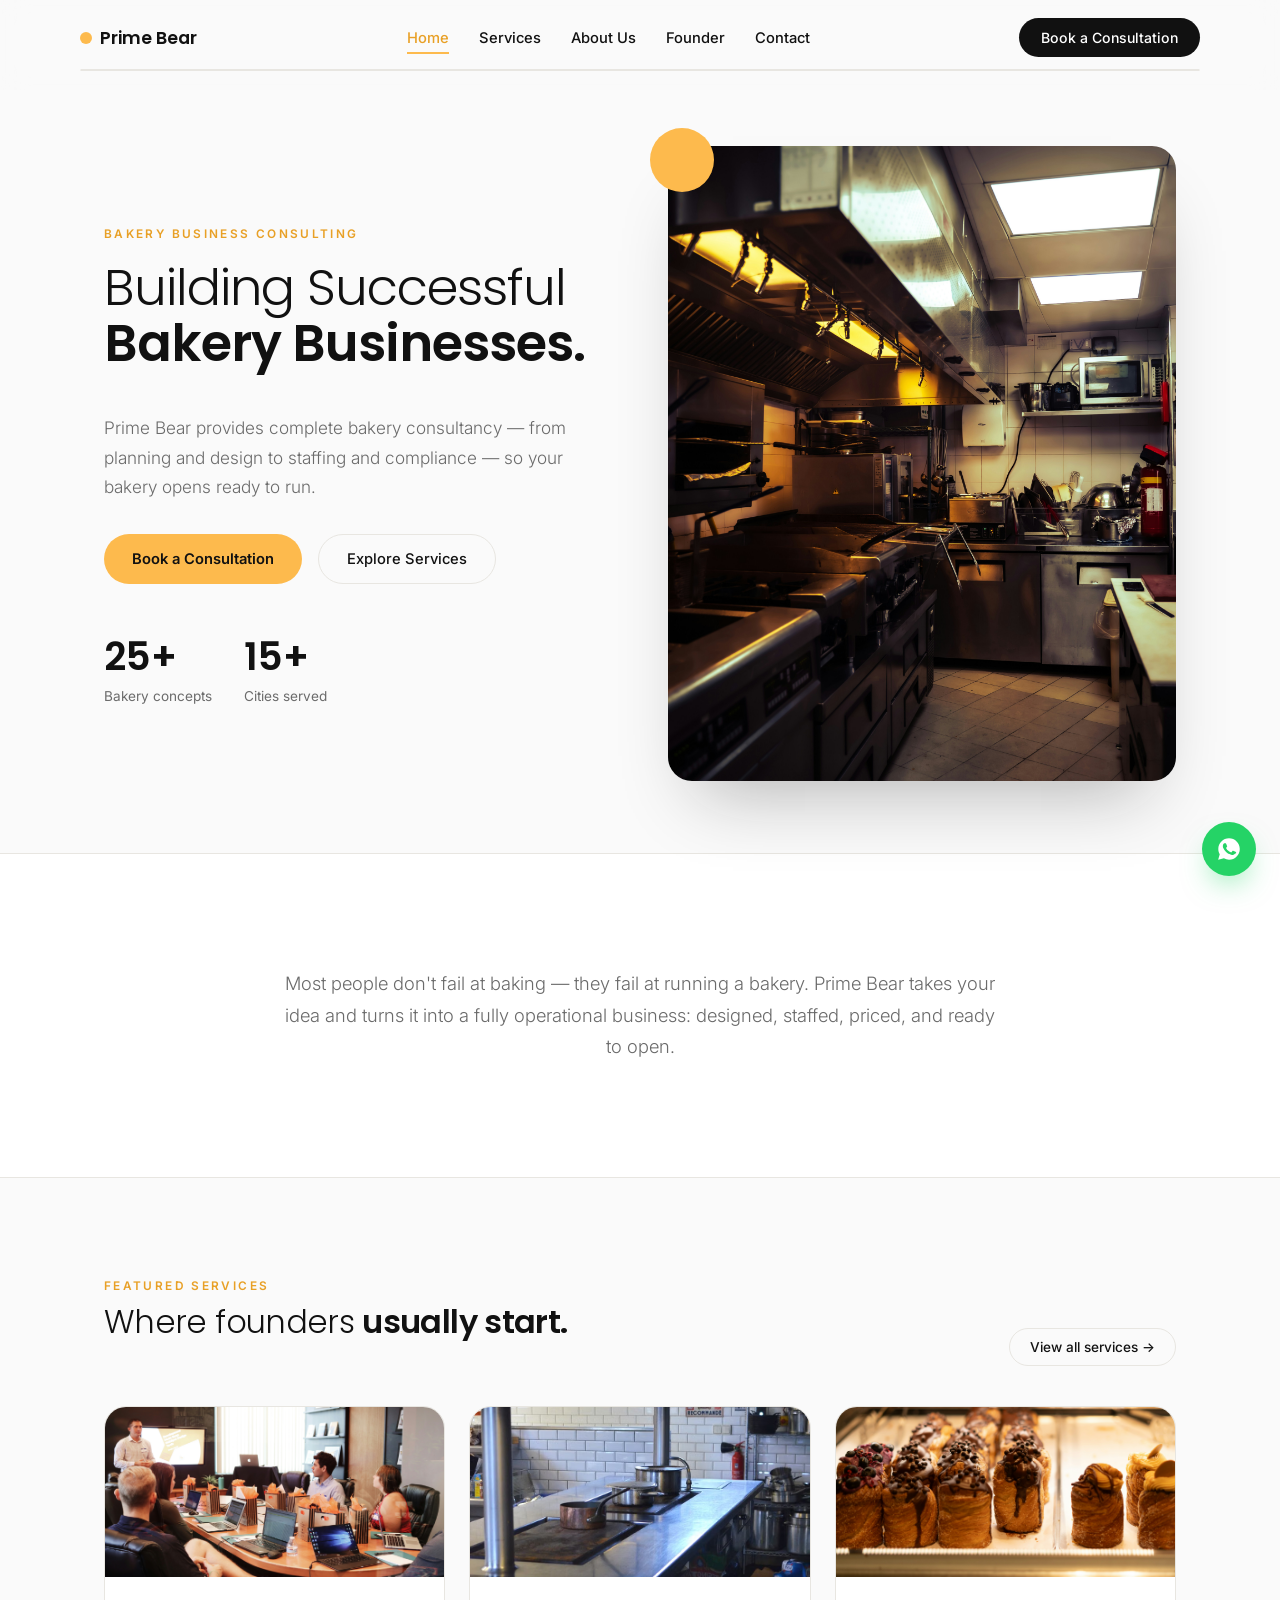
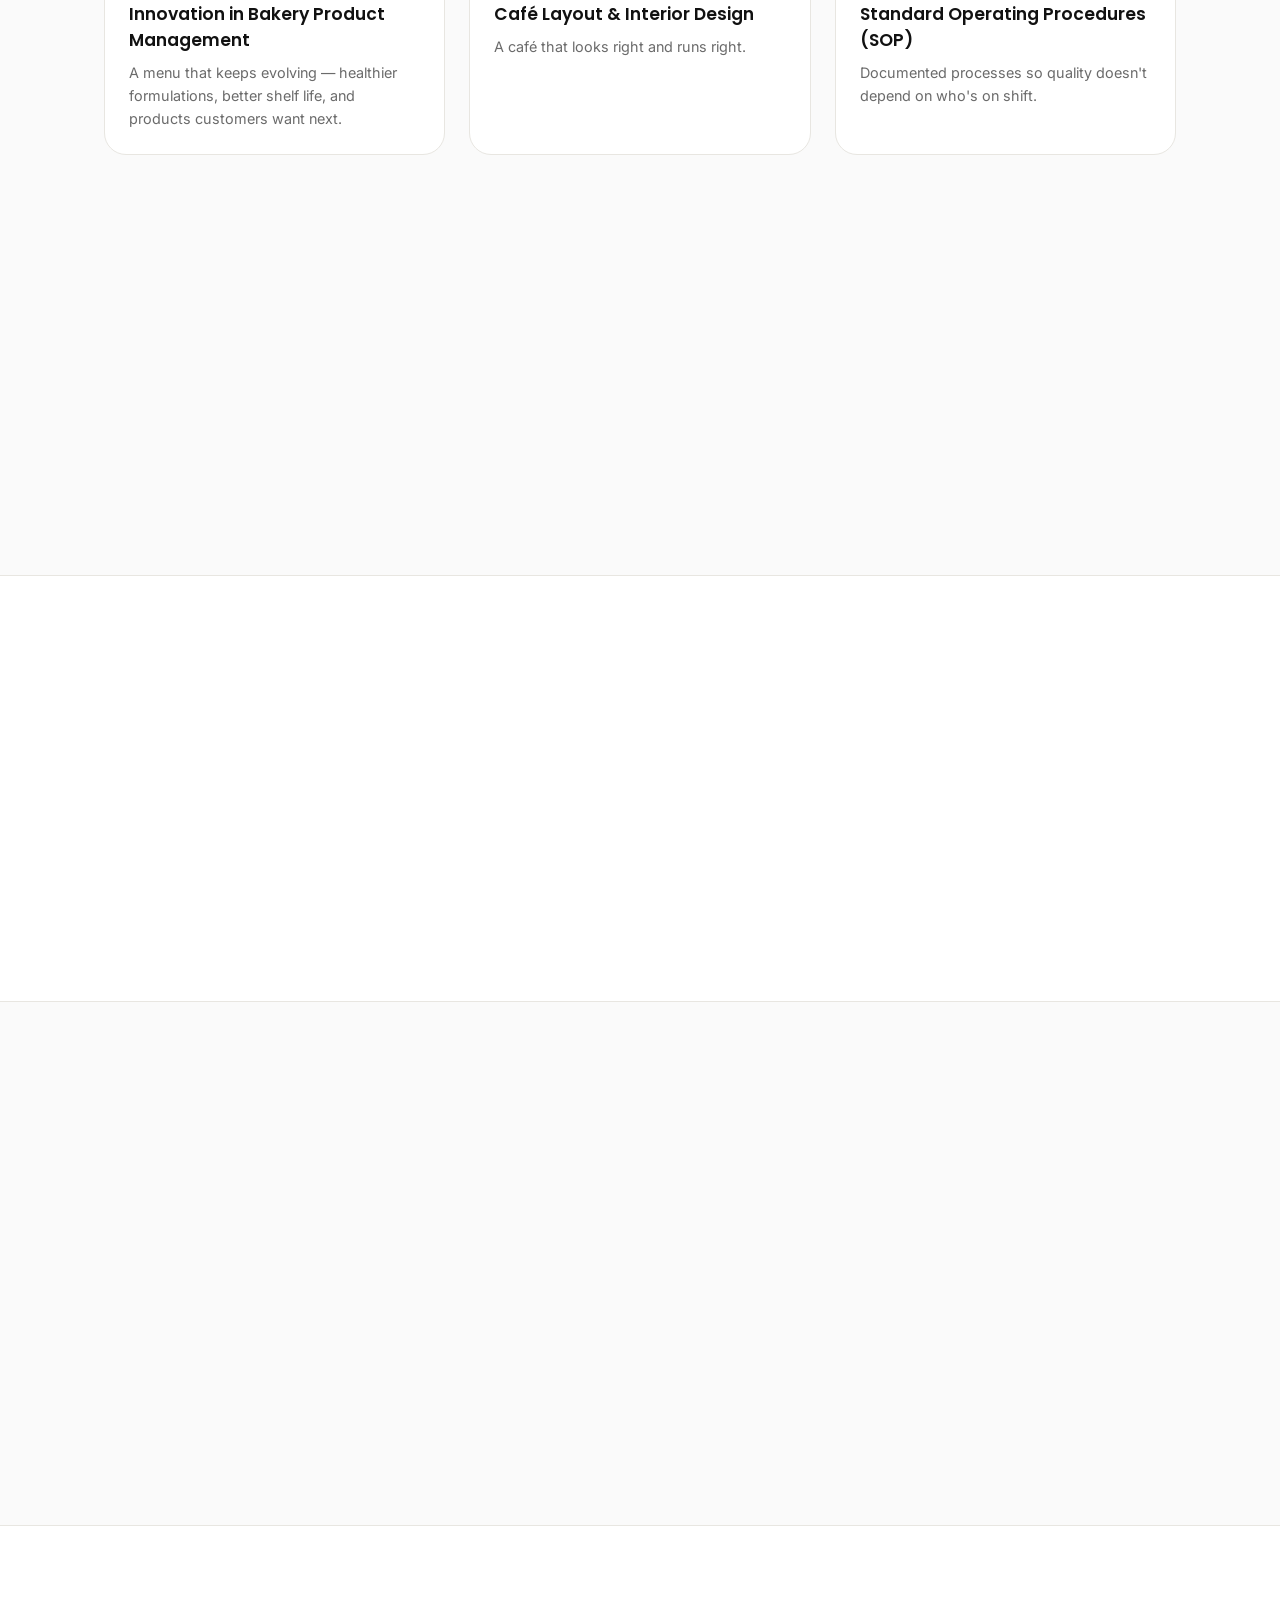
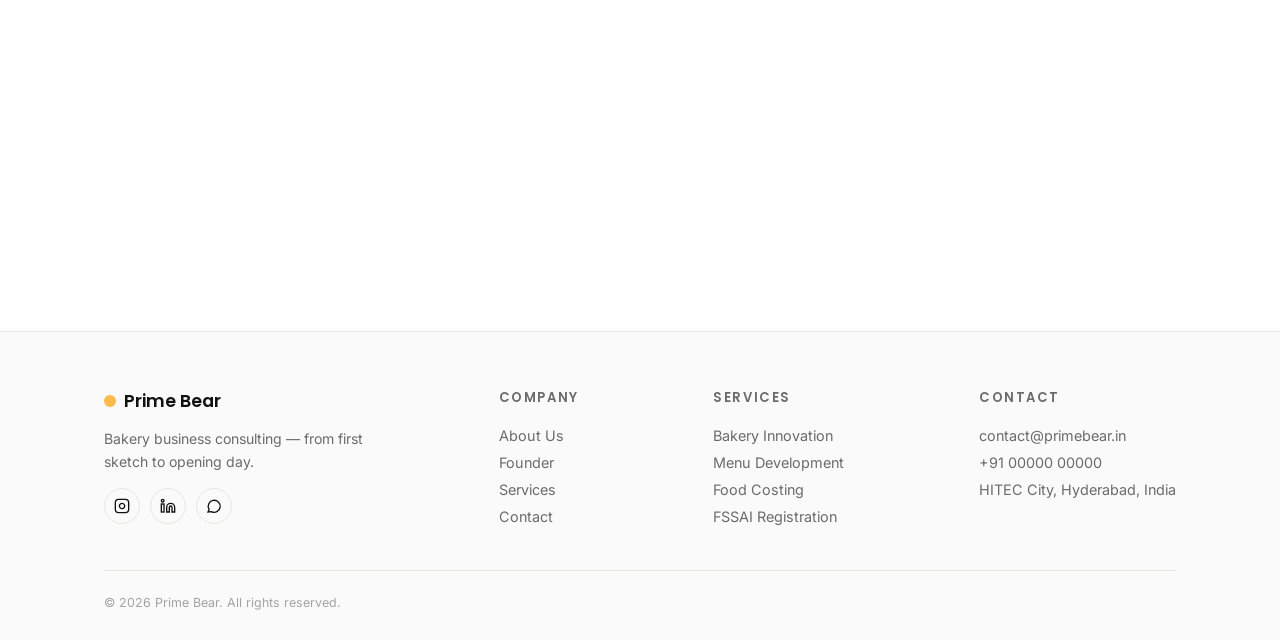
<file: primebear/index.html>
<!DOCTYPE html>
<html lang="en">
<head>
<meta charset="UTF-8" />
<meta name="viewport" content="width=device-width, initial-scale=1.0" />
<title>Prime Bear | Bakery Business Consulting</title>
<meta name="description" content="Prime Bear helps entrepreneurs launch profitable bakeries through complete setup, café design, operational planning, menu engineering, staff training, and food safety compliance." />
<link rel="icon" href="data:image/svg+xml,%3Csvg xmlns='http://www.w3.org/2000/svg' viewBox='0 0 40 40'%3E%3Ccircle cx='20' cy='20' r='18' fill='%23FDBA4D'/%3E%3C/svg%3E">
<link rel="preconnect" href="https://fonts.googleapis.com"><link rel="preconnect" href="https://fonts.gstatic.com" crossorigin><link href="https://fonts.googleapis.com/css2?family=Poppins:wght@300;400;500;600;700&family=Inter:wght@400;500;600&display=swap" rel="stylesheet">
<link rel="stylesheet" href="css/style.css" />
</head>
<body>

<header class="nav">
  <div class="nav-inner">
    <a href="index.html" class="brand"><span class="dot"></span>Prime Bear</a>
    <nav class="nav-links">
      <a href="index.html" class="active">Home</a> <a href="services.html">Services</a> <a href="about.html">About Us</a> <a href="founder.html">Founder</a> <a href="contact.html">Contact</a>
    </nav>
    <a href="contact.html" class="nav-cta">Book a Consultation</a>
    <button class="nav-toggle" aria-label="Open menu" aria-expanded="false">
      <svg class="icon-menu" width="22" height="22" viewBox="0 0 24 24" fill="none" stroke="currentColor" stroke-width="2" stroke-linecap="round"><line x1="4" x2="20" y1="7" y2="7"/><line x1="4" x2="20" y1="12" y2="12"/><line x1="4" x2="20" y1="17" y2="17"/></svg>
      <svg class="icon-close hidden" width="22" height="22" viewBox="0 0 24 24" fill="none" stroke="currentColor" stroke-width="2" stroke-linecap="round"><line x1="18" y1="6" x2="6" y2="18"/><line x1="6" y1="6" x2="18" y2="18"/></svg>
    </button>
  </div>
  <div class="mobile-menu wrap">
    <a href="index.html" class="active">Home</a>
<a href="services.html">Services</a>
<a href="about.html">About Us</a>
<a href="founder.html">Founder</a>
<a href="contact.html">Contact</a>
    <a href="contact.html" style="color:var(--golddeep); font-weight:600;">Book a Consultation →</a>
  </div>
</header>

<section style="padding-top:56px; padding-bottom:72px;">
  <div class="wrap grid grid-2" style="align-items:center; gap:56px;">
    <div class="reveal">
      <span class="eyebrow">Bakery Business Consulting</span>
      <h1 class="display" style="font-size:clamp(1.79rem, 5vw + 0.9rem, 3.2rem); margin-top:18px;">Building Successful <b>Bakery Businesses.</b></h1>
      <p class="lead" style="margin-top:20px; font-size:1.08rem; max-width:480px;">Prime Bear provides complete bakery consultancy &mdash; from planning and design to staffing and compliance &mdash; so your bakery opens ready to run.</p>
      <div style="margin-top:32px; display:flex; gap:16px; flex-wrap:wrap;">
        <a href="contact.html" class="btn btn-primary">Book a Consultation</a>
        <a href="services.html" class="btn btn-outline">Explore Services</a>
      </div>
      <div style="margin-top:44px; display:flex; gap:32px;">
        <div class="stat"><b>25+</b><span>Bakery concepts</span></div>
        <div class="stat"><b>15+</b><span>Cities served</span></div>
      </div>
    </div>
    <div class="reveal d1" style="position:relative;">
      <div style="position:absolute; top:-18px; left:-18px; width:64px; height:64px; border-radius:999px; background:var(--gold); z-index:1;"></div>
      <div style="border-radius:24px; overflow:hidden; aspect-ratio:4/5; box-shadow:0 40px 70px -30px rgba(17,17,17,0.3);">
        <img src="images/website/photo-1663790776711-9283bf614ac2.jpg" alt="Modern bakery kitchen" style="width:100%; height:100%; object-fit:cover;">
      </div>
    </div>
  </div>
</section>

<section class="section-border section-alt">
  <div class="wrap-narrow" style="text-align:center;">
    <p class="lead reveal" style="font-size:1.15rem;">Most people don't fail at baking &mdash; they fail at running a bakery. Prime Bear takes your idea and turns it into a fully operational business: designed, staffed, priced, and ready to open.</p>
  </div>
</section>

<section class="section-border">
  <div class="wrap">
    <div class="reveal" style="display:flex; justify-content:space-between; align-items:flex-end; flex-wrap:wrap; gap:16px; margin-bottom:40px;">
      <div>
        <span class="eyebrow">Featured Services</span>
        <h2 class="display" style="font-size:clamp(1.12rem, 5vw + 0.9rem, 2.0rem); margin-top:10px;">Where founders <b>usually start.</b></h2>
      </div>
      <a href="services.html" class="pill">View all services &rarr;</a>
    </div>
    <div class="grid grid-3"><a href="services/bakery-innovation.html" class="card reveal">
          <div class="card-img"><img src="images/website/photo-1542744173-8e7e53415bb0.jpg" alt="Innovation in Bakery Product Management"></div>
          <div class="card-body"><h3>Innovation in Bakery Product Management</h3><p>A menu that keeps evolving — healthier formulations, better shelf life, and products customers want next.</p></div>
        </a>
<a href="services/cafe-layout-design.html" class="card reveal">
          <div class="card-img"><img src="images/website/pexels-photo-6375553.avif" alt="Café Layout & Interior Design"></div>
          <div class="card-body"><h3>Café Layout & Interior Design</h3><p>A café that looks right and runs right.</p></div>
        </a>
<a href="services/sop-development.html" class="card reveal">
          <div class="card-img"><img src="images/website/photo-1695643912249-d697e81b8371.jpg" alt="Standard Operating Procedures (SOP)"></div>
          <div class="card-body"><h3>Standard Operating Procedures (SOP)</h3><p>Documented processes so quality doesn't depend on who's on shift.</p></div>
        </a>
<a href="services/food-costing.html" class="card reveal">
          <div class="card-img"><img src="images/website/photo-1568254183919-78a4f43a2877.jpg" alt="Food Costing & Pricing"></div>
          <div class="card-body"><h3>Food Costing & Pricing</h3><p>Menus priced to protect your margin, not guess at it.</p></div>
        </a>
<a href="services/menu-development.html" class="card reveal">
          <div class="card-img"><img src="images/website/photo-1534432182912-63863115e106.jpg" alt="Menu & Product Development"></div>
          <div class="card-body"><h3>Menu & Product Development</h3><p>A menu built for your kitchen, your city, and your customer.</p></div>
        </a>
<a href="services/fssai-registration.html" class="card reveal">
          <div class="card-img"><img src="images/website/pexels-photo-11330958.avif" alt="FSSAI Registration"></div>
          <div class="card-body"><h3>FSSAI Registration</h3><p>Licensing handled properly, so it never delays your launch.</p></div>
        </a></div>
  </div>
</section>

<section class="section-border section-alt">
  <div class="wrap grid grid-2" style="gap:48px; align-items:center;">
    <div class="reveal">
      <span class="eyebrow">Why Choose Prime Bear</span>
      <h2 class="display" style="font-size:clamp(1.23rem, 5vw + 0.9rem, 2.2rem); margin-top:14px;">We don't just help you open.<br><b>We help you succeed.</b></h2>
    </div>
    <div class="reveal d1 check-list" style="font-size:1rem;">
      <div class="check-item"><svg width="18" height="18" viewBox="0 0 24 24" fill="none" stroke="currentColor" stroke-width="2.4" stroke-linecap="round" stroke-linejoin="round"><polyline points="20 6 9 17 4 12"/></svg><span>Customized planning for your budget and city</span></div>
      <div class="check-item"><svg width="18" height="18" viewBox="0 0 24 24" fill="none" stroke="currentColor" stroke-width="2.4" stroke-linecap="round" stroke-linejoin="round"><polyline points="20 6 9 17 4 12"/></svg><span>Real industry experience across formats</span></div>
      <div class="check-item"><svg width="18" height="18" viewBox="0 0 24 24" fill="none" stroke="currentColor" stroke-width="2.4" stroke-linecap="round" stroke-linejoin="round"><polyline points="20 6 9 17 4 12"/></svg><span>FSSAI and HACCP compliance handled properly</span></div>
      <div class="check-item"><svg width="18" height="18" viewBox="0 0 24 24" fill="none" stroke="currentColor" stroke-width="2.4" stroke-linecap="round" stroke-linejoin="round"><polyline points="20 6 9 17 4 12"/></svg><span>Hands-on training, not generic manuals</span></div>
      <div class="check-item"><svg width="18" height="18" viewBox="0 0 24 24" fill="none" stroke="currentColor" stroke-width="2.4" stroke-linecap="round" stroke-linejoin="round"><polyline points="20 6 9 17 4 12"/></svg><span>Cost optimization on what actually matters</span></div>
      <div class="check-item"><svg width="18" height="18" viewBox="0 0 24 24" fill="none" stroke="currentColor" stroke-width="2.4" stroke-linecap="round" stroke-linejoin="round"><polyline points="20 6 9 17 4 12"/></svg><span>Guidance that continues after you launch</span></div>
    </div>
  </div>
</section>

<section class="section-border">
  <div class="wrap">
    <div class="reveal" style="text-align:center; margin-bottom:48px;">
      <span class="eyebrow">How We Work</span>
      <h2 class="display" style="font-size:clamp(1.12rem, 5vw + 0.9rem, 2.0rem); margin-top:10px;">A simple, four-step <b>process.</b></h2>
    </div>
    <div class="steps reveal d1">
      <div><p class="step-num">01</p><p style="margin-top:8px; font-weight:500;">Consult</p><p style="font-size:0.88rem; color:var(--soft); margin-top:4px;">We learn your goals, budget, and city.</p></div>
      <div><p class="step-num">02</p><p style="margin-top:8px; font-weight:500;">Plan</p><p style="font-size:0.88rem; color:var(--soft); margin-top:4px;">Concept, costing, and format are set.</p></div>
      <div><p class="step-num">03</p><p style="margin-top:8px; font-weight:500;">Build</p><p style="font-size:0.88rem; color:var(--soft); margin-top:4px;">Layout, equipment, and fit-out come together.</p></div>
      <div><p class="step-num" style="color:var(--gold);">04</p><p style="margin-top:8px; font-weight:500;">Launch</p><p style="font-size:0.88rem; color:var(--soft); margin-top:4px;">Doors open. We stay on for support.</p></div>
    </div>
  </div>
</section>

<section class="section-border section-alt" style="text-align:center;">
  <div class="wrap-narrow">
    <h2 class="display reveal" style="font-size:clamp(1.23rem, 5vw + 0.9rem, 2.2rem);">Let's build <b>your bakery.</b></h2>
    <p class="lead reveal d1" style="margin-top:14px;">Book a free consultation and we'll map out exactly what it takes to open.</p>
    <a href="contact.html" class="btn btn-primary reveal d2" style="margin-top:24px;">Book a Consultation</a>
  </div>
</section>

<footer>
  <div class="wrap">
    <div class="footer-top">
      <div>
        <a href="index.html" class="brand"><span class="dot"></span>Prime Bear</a>
        <p style="max-width:260px; color:var(--soft); font-size:0.88rem; margin-top:14px; line-height:1.6;">Bakery business consulting — from first sketch to opening day.</p>
        <div class="social">
          <a href="#" aria-label="Instagram"><svg width="16" height="16" viewBox="0 0 24 24" fill="none" stroke="currentColor" stroke-width="2"><rect width="20" height="20" x="2" y="2" rx="5"/><path d="M16 11.37A4 4 0 1 1 12.63 8 4 4 0 0 1 16 11.37z"/><line x1="17.5" x2="17.51" y1="6.5" y2="6.5"/></svg></a>
          <a href="#" aria-label="LinkedIn"><svg width="16" height="16" viewBox="0 0 24 24" fill="none" stroke="currentColor" stroke-width="2"><path d="M16 8a6 6 0 0 1 6 6v7h-4v-7a2 2 0 0 0-2-2 2 2 0 0 0-2 2v7h-4v-7a6 6 0 0 1 6-6z"/><rect width="4" height="12" x="2" y="9"/><circle cx="4" cy="4" r="2"/></svg></a>
          <a href="https://wa.me/910000000000" aria-label="WhatsApp"><svg width="16" height="16" viewBox="0 0 24 24" fill="none" stroke="currentColor" stroke-width="2"><path d="M3 21l1.65-3.8a9 9 0 1 1 3.4 3.2z"/></svg></a>
        </div>
      </div>
      <div class="footer-col">
        <h4>Company</h4>
        <a href="about.html">About Us</a>
        <a href="founder.html">Founder</a>
        <a href="services.html">Services</a>
        <a href="contact.html">Contact</a>
      </div>
      <div class="footer-col">
        <h4>Services</h4>
        <a href="services/bakery-innovation.html">Bakery Innovation</a>
        <a href="services/menu-development.html">Menu Development</a>
        <a href="services/food-costing.html">Food Costing</a>
        <a href="services/fssai-registration.html">FSSAI Registration</a>
      </div>
      <div class="footer-col">
        <h4>Contact</h4>
        <a href="mailto:contact@primebear.in">contact@primebear.in</a>
        <a href="tel:+910000000000">+91 00000 00000</a>
        <span style="display:block; font-size:0.9rem; color:var(--soft); padding:5px 0;">HITEC City, Hyderabad, India</span>
      </div>
    </div>
    <div class="footer-bottom">© 2026 Prime Bear. All rights reserved.</div>
  </div>
</footer>
<a href="https://wa.me/910000000000" class="wa-float" aria-label="Chat on WhatsApp" target="_blank" rel="noopener">
  <svg width="26" height="26" viewBox="0 0 24 24" fill="currentColor"><path d="M12.04 2C6.58 2 2.13 6.45 2.13 11.91c0 1.75.46 3.45 1.32 4.95L2 22l5.29-1.39a9.9 9.9 0 0 0 4.75 1.21h.01c5.46 0 9.9-4.45 9.9-9.91C21.95 6.45 17.5 2 12.04 2zm5.8 14.03c-.24.68-1.4 1.32-1.93 1.4-.5.08-1.13.11-1.82-.12-.42-.13-.96-.31-1.65-.6-2.9-1.25-4.79-4.17-4.94-4.36-.14-.2-1.18-1.57-1.18-3 0-1.42.75-2.12 1.02-2.41.27-.29.58-.36.78-.36.2 0 .39 0 .56.01.18.01.42-.07.66.5.24.58.82 2 .89 2.15.07.15.12.32.02.51-.1.2-.15.32-.3.49-.15.17-.32.38-.45.51-.15.15-.31.31-.13.61.18.3.8 1.32 1.72 2.14 1.18 1.05 2.18 1.38 2.48 1.53.3.15.48.13.65-.08.18-.2.76-.89.97-1.19.2-.3.4-.25.68-.15.28.1 1.79.85 2.1 1 .3.15.5.23.58.36.08.13.08.75-.16 1.43z"/></svg>
</a>

<script src="js/script.js"></script>
</body>
</html>
</file>
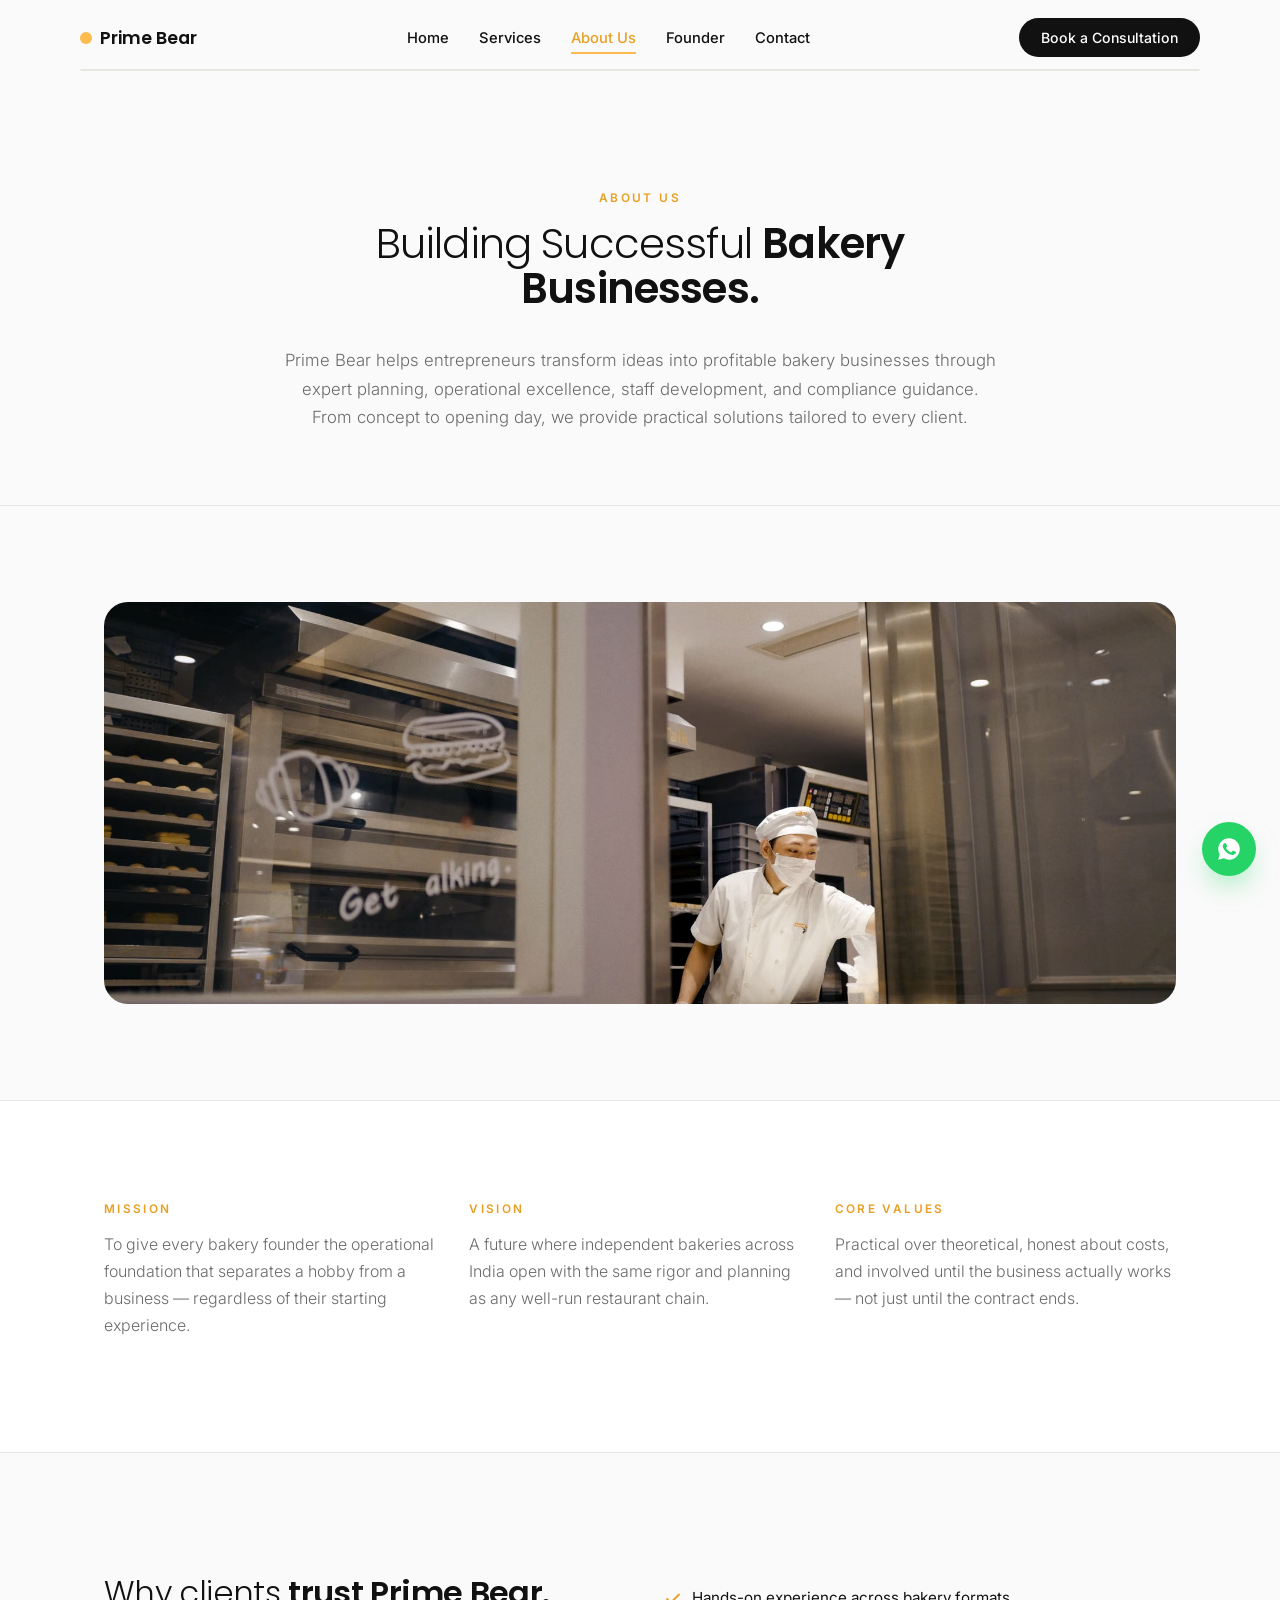
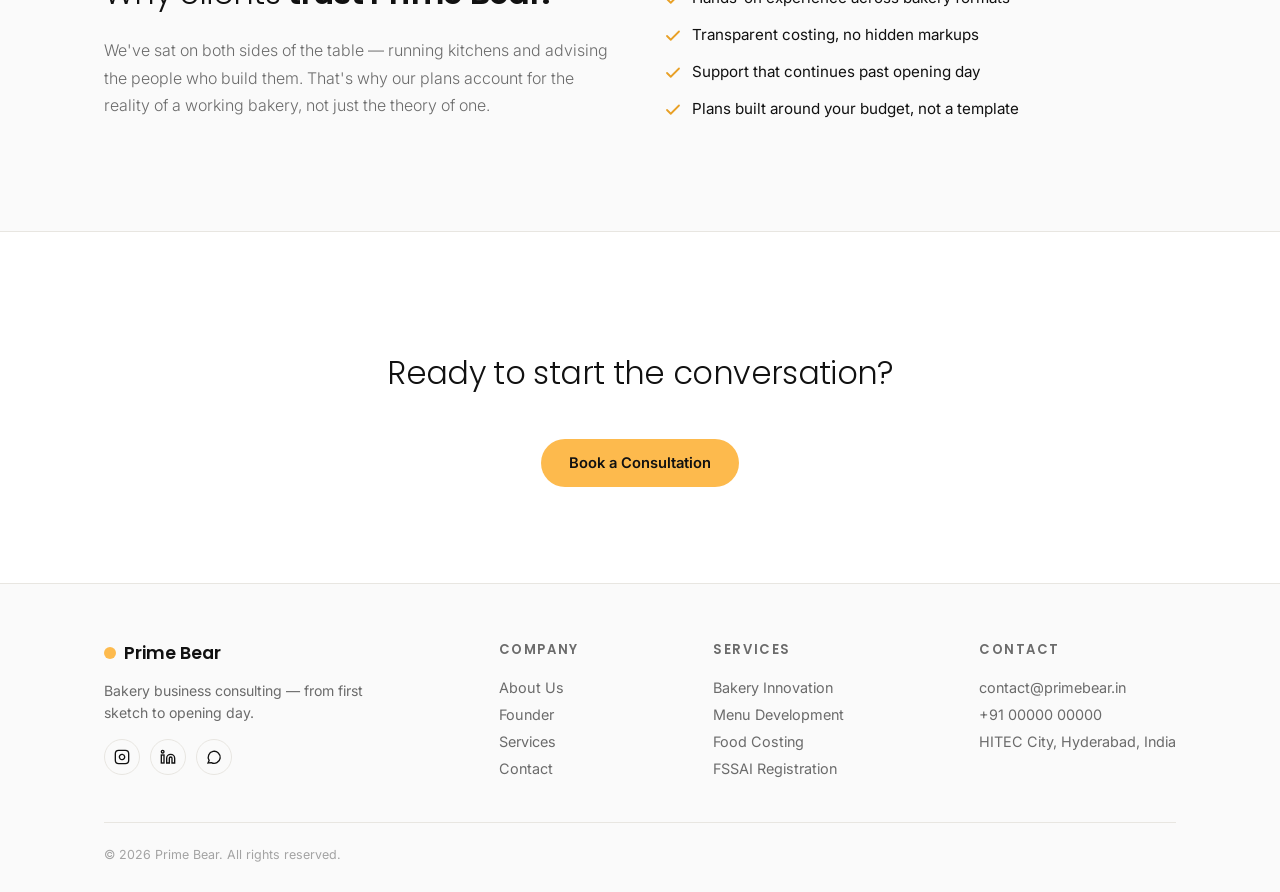
<file: primebear/about.html>
<!DOCTYPE html>
<html lang="en">
<head>
<meta charset="UTF-8" />
<meta name="viewport" content="width=device-width, initial-scale=1.0" />
<title>About Us | Prime Bear</title>
<meta name="description" content="Prime Bear helps entrepreneurs transform ideas into profitable bakery businesses through expert planning, operational excellence, staff development, and compliance guidance." />
<link rel="icon" href="data:image/svg+xml,%3Csvg xmlns='http://www.w3.org/2000/svg' viewBox='0 0 40 40'%3E%3Ccircle cx='20' cy='20' r='18' fill='%23FDBA4D'/%3E%3C/svg%3E">
<link rel="preconnect" href="https://fonts.googleapis.com"><link rel="preconnect" href="https://fonts.gstatic.com" crossorigin><link href="https://fonts.googleapis.com/css2?family=Poppins:wght@300;400;500;600;700&family=Inter:wght@400;500;600&display=swap" rel="stylesheet">
<link rel="stylesheet" href="css/style.css" />
</head>
<body>

<header class="nav">
  <div class="nav-inner">
    <a href="index.html" class="brand"><span class="dot"></span>Prime Bear</a>
    <nav class="nav-links">
      <a href="index.html">Home</a> <a href="services.html">Services</a> <a href="about.html" class="active">About Us</a> <a href="founder.html">Founder</a> <a href="contact.html">Contact</a>
    </nav>
    <a href="contact.html" class="nav-cta">Book a Consultation</a>
    <button class="nav-toggle" aria-label="Open menu" aria-expanded="false">
      <svg class="icon-menu" width="22" height="22" viewBox="0 0 24 24" fill="none" stroke="currentColor" stroke-width="2" stroke-linecap="round"><line x1="4" x2="20" y1="7" y2="7"/><line x1="4" x2="20" y1="12" y2="12"/><line x1="4" x2="20" y1="17" y2="17"/></svg>
      <svg class="icon-close hidden" width="22" height="22" viewBox="0 0 24 24" fill="none" stroke="currentColor" stroke-width="2" stroke-linecap="round"><line x1="18" y1="6" x2="6" y2="18"/><line x1="6" y1="6" x2="18" y2="18"/></svg>
    </button>
  </div>
  <div class="mobile-menu wrap">
    <a href="index.html">Home</a>
<a href="services.html">Services</a>
<a href="about.html" class="active">About Us</a>
<a href="founder.html">Founder</a>
<a href="contact.html">Contact</a>
    <a href="contact.html" style="color:var(--golddeep); font-weight:600;">Book a Consultation →</a>
  </div>
</header>

<section style="padding-bottom:56px;">
  <div class="wrap-narrow" style="text-align:center;">
    <span class="eyebrow">About Us</span>
    <h1 class="display reveal" style="font-size:clamp(1.46rem, 5vw + 0.9rem, 2.6rem); margin-top:16px;">Building Successful <b>Bakery Businesses.</b></h1>
    <p class="lead reveal d1" style="margin-top:16px; font-size:1.05rem;">Prime Bear helps entrepreneurs transform ideas into profitable bakery businesses through expert planning, operational excellence, staff development, and compliance guidance. From concept to opening day, we provide practical solutions tailored to every client.</p>
  </div>
</section>

<section class="section-border">
  <div class="wrap reveal">
    <div style="border-radius:24px; overflow:hidden; aspect-ratio:16/6;">
      <img src="images/website/a.avif" alt="Bakery consulting team at work" style="width:100%; height:100%; object-fit:cover;">
    </div>
  </div>
</section>

<section class="section-border section-alt">
  <div class="wrap grid grid-3">
    <div class="reveal">
      <span class="eyebrow">Mission</span>
      <p class="lead" style="margin-top:14px;">To give every bakery founder the operational foundation that separates a hobby from a business &mdash; regardless of their starting experience.</p>
    </div>
    <div class="reveal d1">
      <span class="eyebrow">Vision</span>
      <p class="lead" style="margin-top:14px;">A future where independent bakeries across India open with the same rigor and planning as any well-run restaurant chain.</p>
    </div>
    <div class="reveal d2">
      <span class="eyebrow">Core Values</span>
      <p class="lead" style="margin-top:14px;">Practical over theoretical, honest about costs, and involved until the business actually works &mdash; not just until the contract ends.</p>
    </div>
  </div>
</section>

<section class="section-border">
  <div class="wrap grid grid-2" style="gap:48px; align-items:center;">
    <div class="reveal">
      <h2 class="display" style="font-size:clamp(1.12rem, 5vw + 0.9rem, 2.0rem);">Why clients <b>trust Prime Bear.</b></h2>
      <p class="lead" style="margin-top:16px;">We've sat on both sides of the table &mdash; running kitchens and advising the people who build them. That's why our plans account for the reality of a working bakery, not just the theory of one.</p>
    </div>
    <div class="reveal d1 check-list">
      <div class="check-item"><svg width="18" height="18" viewBox="0 0 24 24" fill="none" stroke="currentColor" stroke-width="2.4" stroke-linecap="round" stroke-linejoin="round"><polyline points="20 6 9 17 4 12"/></svg><span>Hands-on experience across bakery formats</span></div>
      <div class="check-item"><svg width="18" height="18" viewBox="0 0 24 24" fill="none" stroke="currentColor" stroke-width="2.4" stroke-linecap="round" stroke-linejoin="round"><polyline points="20 6 9 17 4 12"/></svg><span>Transparent costing, no hidden markups</span></div>
      <div class="check-item"><svg width="18" height="18" viewBox="0 0 24 24" fill="none" stroke="currentColor" stroke-width="2.4" stroke-linecap="round" stroke-linejoin="round"><polyline points="20 6 9 17 4 12"/></svg><span>Support that continues past opening day</span></div>
      <div class="check-item"><svg width="18" height="18" viewBox="0 0 24 24" fill="none" stroke="currentColor" stroke-width="2.4" stroke-linecap="round" stroke-linejoin="round"><polyline points="20 6 9 17 4 12"/></svg><span>Plans built around your budget, not a template</span></div>
    </div>
  </div>
</section>

<section class="section-border section-alt" style="text-align:center;">
  <div class="wrap-narrow">
    <h2 class="display reveal" style="font-size:clamp(1.12rem, 5vw + 0.9rem, 2.0rem);">Ready to start the conversation?</h2>
    <a href="contact.html" class="btn btn-primary reveal d1" style="margin-top:22px;">Book a Consultation</a>
  </div>
</section>

<footer>
  <div class="wrap">
    <div class="footer-top">
      <div>
        <a href="index.html" class="brand"><span class="dot"></span>Prime Bear</a>
        <p style="max-width:260px; color:var(--soft); font-size:0.88rem; margin-top:14px; line-height:1.6;">Bakery business consulting — from first sketch to opening day.</p>
        <div class="social">
          <a href="#" aria-label="Instagram"><svg width="16" height="16" viewBox="0 0 24 24" fill="none" stroke="currentColor" stroke-width="2"><rect width="20" height="20" x="2" y="2" rx="5"/><path d="M16 11.37A4 4 0 1 1 12.63 8 4 4 0 0 1 16 11.37z"/><line x1="17.5" x2="17.51" y1="6.5" y2="6.5"/></svg></a>
          <a href="#" aria-label="LinkedIn"><svg width="16" height="16" viewBox="0 0 24 24" fill="none" stroke="currentColor" stroke-width="2"><path d="M16 8a6 6 0 0 1 6 6v7h-4v-7a2 2 0 0 0-2-2 2 2 0 0 0-2 2v7h-4v-7a6 6 0 0 1 6-6z"/><rect width="4" height="12" x="2" y="9"/><circle cx="4" cy="4" r="2"/></svg></a>
          <a href="https://wa.me/910000000000" aria-label="WhatsApp"><svg width="16" height="16" viewBox="0 0 24 24" fill="none" stroke="currentColor" stroke-width="2"><path d="M3 21l1.65-3.8a9 9 0 1 1 3.4 3.2z"/></svg></a>
        </div>
      </div>
      <div class="footer-col">
        <h4>Company</h4>
        <a href="about.html">About Us</a>
        <a href="founder.html">Founder</a>
        <a href="services.html">Services</a>
        <a href="contact.html">Contact</a>
      </div>
      <div class="footer-col">
        <h4>Services</h4>
        <a href="services/bakery-innovation.html">Bakery Innovation</a>
        <a href="services/menu-development.html">Menu Development</a>
        <a href="services/food-costing.html">Food Costing</a>
        <a href="services/fssai-registration.html">FSSAI Registration</a>
      </div>
      <div class="footer-col">
        <h4>Contact</h4>
        <a href="mailto:contact@primebear.in">contact@primebear.in</a>
        <a href="tel:+910000000000">+91 00000 00000</a>
        <span style="display:block; font-size:0.9rem; color:var(--soft); padding:5px 0;">HITEC City, Hyderabad, India</span>
      </div>
    </div>
    <div class="footer-bottom">© 2026 Prime Bear. All rights reserved.</div>
  </div>
</footer>
<a href="https://wa.me/910000000000" class="wa-float" aria-label="Chat on WhatsApp" target="_blank" rel="noopener">
  <svg width="26" height="26" viewBox="0 0 24 24" fill="currentColor"><path d="M12.04 2C6.58 2 2.13 6.45 2.13 11.91c0 1.75.46 3.45 1.32 4.95L2 22l5.29-1.39a9.9 9.9 0 0 0 4.75 1.21h.01c5.46 0 9.9-4.45 9.9-9.91C21.95 6.45 17.5 2 12.04 2zm5.8 14.03c-.24.68-1.4 1.32-1.93 1.4-.5.08-1.13.11-1.82-.12-.42-.13-.96-.31-1.65-.6-2.9-1.25-4.79-4.17-4.94-4.36-.14-.2-1.18-1.57-1.18-3 0-1.42.75-2.12 1.02-2.41.27-.29.58-.36.78-.36.2 0 .39 0 .56.01.18.01.42-.07.66.5.24.58.82 2 .89 2.15.07.15.12.32.02.51-.1.2-.15.32-.3.49-.15.17-.32.38-.45.51-.15.15-.31.31-.13.61.18.3.8 1.32 1.72 2.14 1.18 1.05 2.18 1.38 2.48 1.53.3.15.48.13.65-.08.18-.2.76-.89.97-1.19.2-.3.4-.25.68-.15.28.1 1.79.85 2.1 1 .3.15.5.23.58.36.08.13.08.75-.16 1.43z"/></svg>
</a>

<script src="js/script.js"></script>
</body>
</html>
</file>
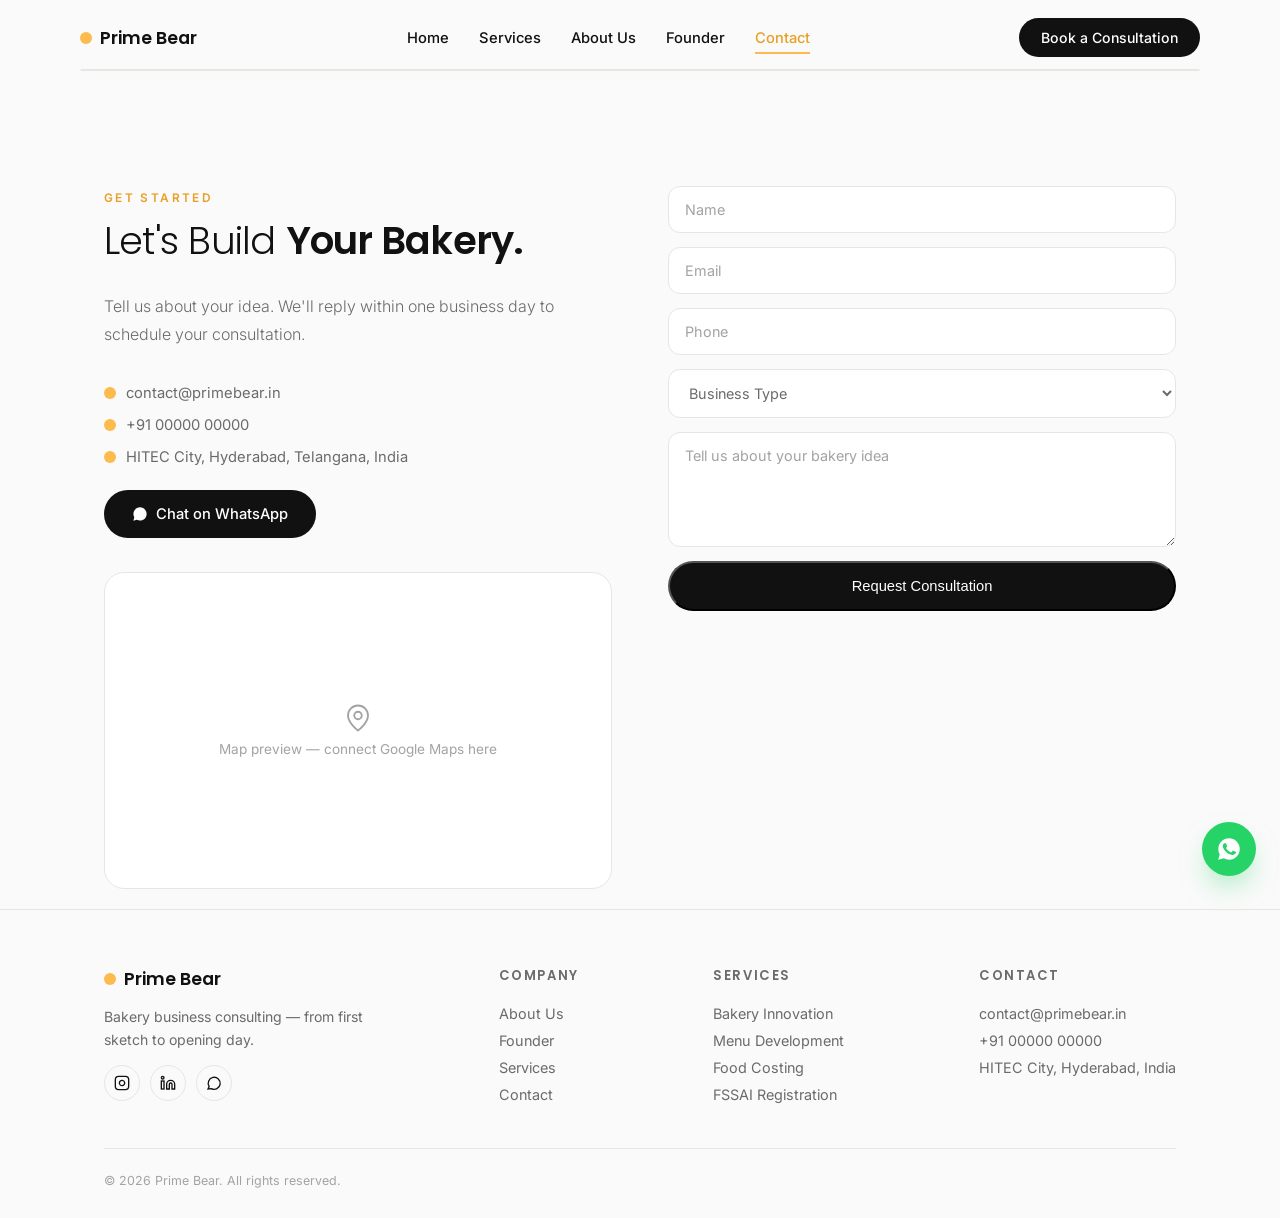
<file: primebear/contact.html>
<!DOCTYPE html>
<html lang="en">
<head>
<meta charset="UTF-8" />
<meta name="viewport" content="width=device-width, initial-scale=1.0" />
<title>Contact | Prime Bear</title>
<meta name="description" content="Get in touch with Prime Bear to book a bakery business consultation." />
<link rel="icon" href="data:image/svg+xml,%3Csvg xmlns='http://www.w3.org/2000/svg' viewBox='0 0 40 40'%3E%3Ccircle cx='20' cy='20' r='18' fill='%23FDBA4D'/%3E%3C/svg%3E">
<link rel="preconnect" href="https://fonts.googleapis.com"><link rel="preconnect" href="https://fonts.gstatic.com" crossorigin><link href="https://fonts.googleapis.com/css2?family=Poppins:wght@300;400;500;600;700&family=Inter:wght@400;500;600&display=swap" rel="stylesheet">
<link rel="stylesheet" href="css/style.css" />
</head>
<body>

<header class="nav">
  <div class="nav-inner">
    <a href="index.html" class="brand"><span class="dot"></span>Prime Bear</a>
    <nav class="nav-links">
      <a href="index.html">Home</a> <a href="services.html">Services</a> <a href="about.html">About Us</a> <a href="founder.html">Founder</a> <a href="contact.html" class="active">Contact</a>
    </nav>
    <a href="contact.html" class="nav-cta">Book a Consultation</a>
    <button class="nav-toggle" aria-label="Open menu" aria-expanded="false">
      <svg class="icon-menu" width="22" height="22" viewBox="0 0 24 24" fill="none" stroke="currentColor" stroke-width="2" stroke-linecap="round"><line x1="4" x2="20" y1="7" y2="7"/><line x1="4" x2="20" y1="12" y2="12"/><line x1="4" x2="20" y1="17" y2="17"/></svg>
      <svg class="icon-close hidden" width="22" height="22" viewBox="0 0 24 24" fill="none" stroke="currentColor" stroke-width="2" stroke-linecap="round"><line x1="18" y1="6" x2="6" y2="18"/><line x1="6" y1="6" x2="18" y2="18"/></svg>
    </button>
  </div>
  <div class="mobile-menu wrap">
    <a href="index.html">Home</a>
<a href="services.html">Services</a>
<a href="about.html">About Us</a>
<a href="founder.html">Founder</a>
<a href="contact.html" class="active">Contact</a>
    <a href="contact.html" style="color:var(--golddeep); font-weight:600;">Book a Consultation →</a>
  </div>
</header>

<section style="padding-bottom:20px;">
  <div class="wrap grid grid-2" style="gap:56px;">
    <div class="reveal">
      <span class="eyebrow">Get Started</span>
      <h1 class="display" style="font-size:clamp(1.34rem, 5vw + 0.9rem, 2.4rem); margin-top:14px;">Let's Build <b>Your Bakery.</b></h1>
      <p class="lead" style="margin-top:16px;">Tell us about your idea. We'll reply within one business day to schedule your consultation.</p>

      <div style="margin-top:36px; display:flex; flex-direction:column; gap:14px; font-size:0.92rem;">
        <a href="mailto:contact@primebear.in" style="display:flex; align-items:center; gap:10px; color:var(--soft);"><span class="dot"></span>contact@primebear.in</a>
        <a href="tel:+910000000000" style="display:flex; align-items:center; gap:10px; color:var(--soft);"><span class="dot"></span>+91 00000 00000</a>
        <span style="display:flex; align-items:center; gap:10px; color:var(--soft);"><span class="dot"></span>HITEC City, Hyderabad, Telangana, India</span>
        <a href="https://wa.me/910000000000" target="_blank" rel="noopener" class="btn btn-dark" style="margin-top:10px; width:fit-content;">
          <svg width="16" height="16" viewBox="0 0 24 24" fill="currentColor"><path d="M12.04 2C6.58 2 2.13 6.45 2.13 11.91c0 1.75.46 3.45 1.32 4.95L2 22l5.29-1.39a9.9 9.9 0 0 0 4.75 1.21h.01c5.46 0 9.9-4.45 9.9-9.91C21.95 6.45 17.5 2 12.04 2z"/></svg>
          Chat on WhatsApp
        </a>
      </div>

      <div class="reveal" style="margin-top:34px; border-radius:20px; overflow:hidden; border:1px solid var(--line); aspect-ratio:16/10; background:var(--panel); display:flex; align-items:center; justify-content:center; flex-direction:column; gap:8px; color:var(--faint);">
        <svg width="30" height="30" viewBox="0 0 24 24" fill="none" stroke="currentColor" stroke-width="1.5"><path d="M20 10c0 6-8 12-8 12s-8-6-8-12a8 8 0 0 1 16 0z"/><circle cx="12" cy="10" r="3"/></svg>
        <span style="font-size:0.85rem;">Map preview &mdash; connect Google Maps here</span>
      </div>
    </div>

    <div class="reveal d1">
      <form id="contactForm" style="display:grid; gap:14px;">
        <input required type="text" name="name" placeholder="Name" class="field" />
        <input required type="email" name="email" placeholder="Email" class="field" />
        <input required type="tel" name="phone" placeholder="Phone" class="field" />
        <select name="businessType" class="field" style="color:var(--soft);">
          <option>Business Type</option>
          <option>Just an idea</option>
          <option>Have a location</option>
          <option>Already operating</option>
        </select>
        <textarea name="message" placeholder="Tell us about your bakery idea" rows="5" class="field"></textarea>
        <button type="submit" class="btn btn-dark" style="width:100%; justify-content:center;">
          <span class="btn-label">Request Consultation</span>
        </button>
        <p id="formError" class="hidden" style="color:#c0392b; font-size:0.85rem;">Something went wrong sending that &mdash; please try again, or WhatsApp/email us directly.</p>
        <p id="formSuccess" class="hidden" style="color:var(--golddeep); font-size:0.9rem; font-weight:500;">Thanks &mdash; we've got your details and will be in touch within one business day.</p>
      </form>
    </div>
  </div>
</section>

<footer>
  <div class="wrap">
    <div class="footer-top">
      <div>
        <a href="index.html" class="brand"><span class="dot"></span>Prime Bear</a>
        <p style="max-width:260px; color:var(--soft); font-size:0.88rem; margin-top:14px; line-height:1.6;">Bakery business consulting — from first sketch to opening day.</p>
        <div class="social">
          <a href="#" aria-label="Instagram"><svg width="16" height="16" viewBox="0 0 24 24" fill="none" stroke="currentColor" stroke-width="2"><rect width="20" height="20" x="2" y="2" rx="5"/><path d="M16 11.37A4 4 0 1 1 12.63 8 4 4 0 0 1 16 11.37z"/><line x1="17.5" x2="17.51" y1="6.5" y2="6.5"/></svg></a>
          <a href="#" aria-label="LinkedIn"><svg width="16" height="16" viewBox="0 0 24 24" fill="none" stroke="currentColor" stroke-width="2"><path d="M16 8a6 6 0 0 1 6 6v7h-4v-7a2 2 0 0 0-2-2 2 2 0 0 0-2 2v7h-4v-7a6 6 0 0 1 6-6z"/><rect width="4" height="12" x="2" y="9"/><circle cx="4" cy="4" r="2"/></svg></a>
          <a href="https://wa.me/910000000000" aria-label="WhatsApp"><svg width="16" height="16" viewBox="0 0 24 24" fill="none" stroke="currentColor" stroke-width="2"><path d="M3 21l1.65-3.8a9 9 0 1 1 3.4 3.2z"/></svg></a>
        </div>
      </div>
      <div class="footer-col">
        <h4>Company</h4>
        <a href="about.html">About Us</a>
        <a href="founder.html">Founder</a>
        <a href="services.html">Services</a>
        <a href="contact.html">Contact</a>
      </div>
      <div class="footer-col">
        <h4>Services</h4>
        <a href="services/bakery-innovation.html">Bakery Innovation</a>
        <a href="services/menu-development.html">Menu Development</a>
        <a href="services/food-costing.html">Food Costing</a>
        <a href="services/fssai-registration.html">FSSAI Registration</a>
      </div>
      <div class="footer-col">
        <h4>Contact</h4>
        <a href="mailto:contact@primebear.in">contact@primebear.in</a>
        <a href="tel:+910000000000">+91 00000 00000</a>
        <span style="display:block; font-size:0.9rem; color:var(--soft); padding:5px 0;">HITEC City, Hyderabad, India</span>
      </div>
    </div>
    <div class="footer-bottom">© 2026 Prime Bear. All rights reserved.</div>
  </div>
</footer>
<a href="https://wa.me/910000000000" class="wa-float" aria-label="Chat on WhatsApp" target="_blank" rel="noopener">
  <svg width="26" height="26" viewBox="0 0 24 24" fill="currentColor"><path d="M12.04 2C6.58 2 2.13 6.45 2.13 11.91c0 1.75.46 3.45 1.32 4.95L2 22l5.29-1.39a9.9 9.9 0 0 0 4.75 1.21h.01c5.46 0 9.9-4.45 9.9-9.91C21.95 6.45 17.5 2 12.04 2zm5.8 14.03c-.24.68-1.4 1.32-1.93 1.4-.5.08-1.13.11-1.82-.12-.42-.13-.96-.31-1.65-.6-2.9-1.25-4.79-4.17-4.94-4.36-.14-.2-1.18-1.57-1.18-3 0-1.42.75-2.12 1.02-2.41.27-.29.58-.36.78-.36.2 0 .39 0 .56.01.18.01.42-.07.66.5.24.58.82 2 .89 2.15.07.15.12.32.02.51-.1.2-.15.32-.3.49-.15.17-.32.38-.45.51-.15.15-.31.31-.13.61.18.3.8 1.32 1.72 2.14 1.18 1.05 2.18 1.38 2.48 1.53.3.15.48.13.65-.08.18-.2.76-.89.97-1.19.2-.3.4-.25.68-.15.28.1 1.79.85 2.1 1 .3.15.5.23.58.36.08.13.08.75-.16 1.43z"/></svg>
</a>

<script src="js/script.js"></script>
</body>
</html>
</file>
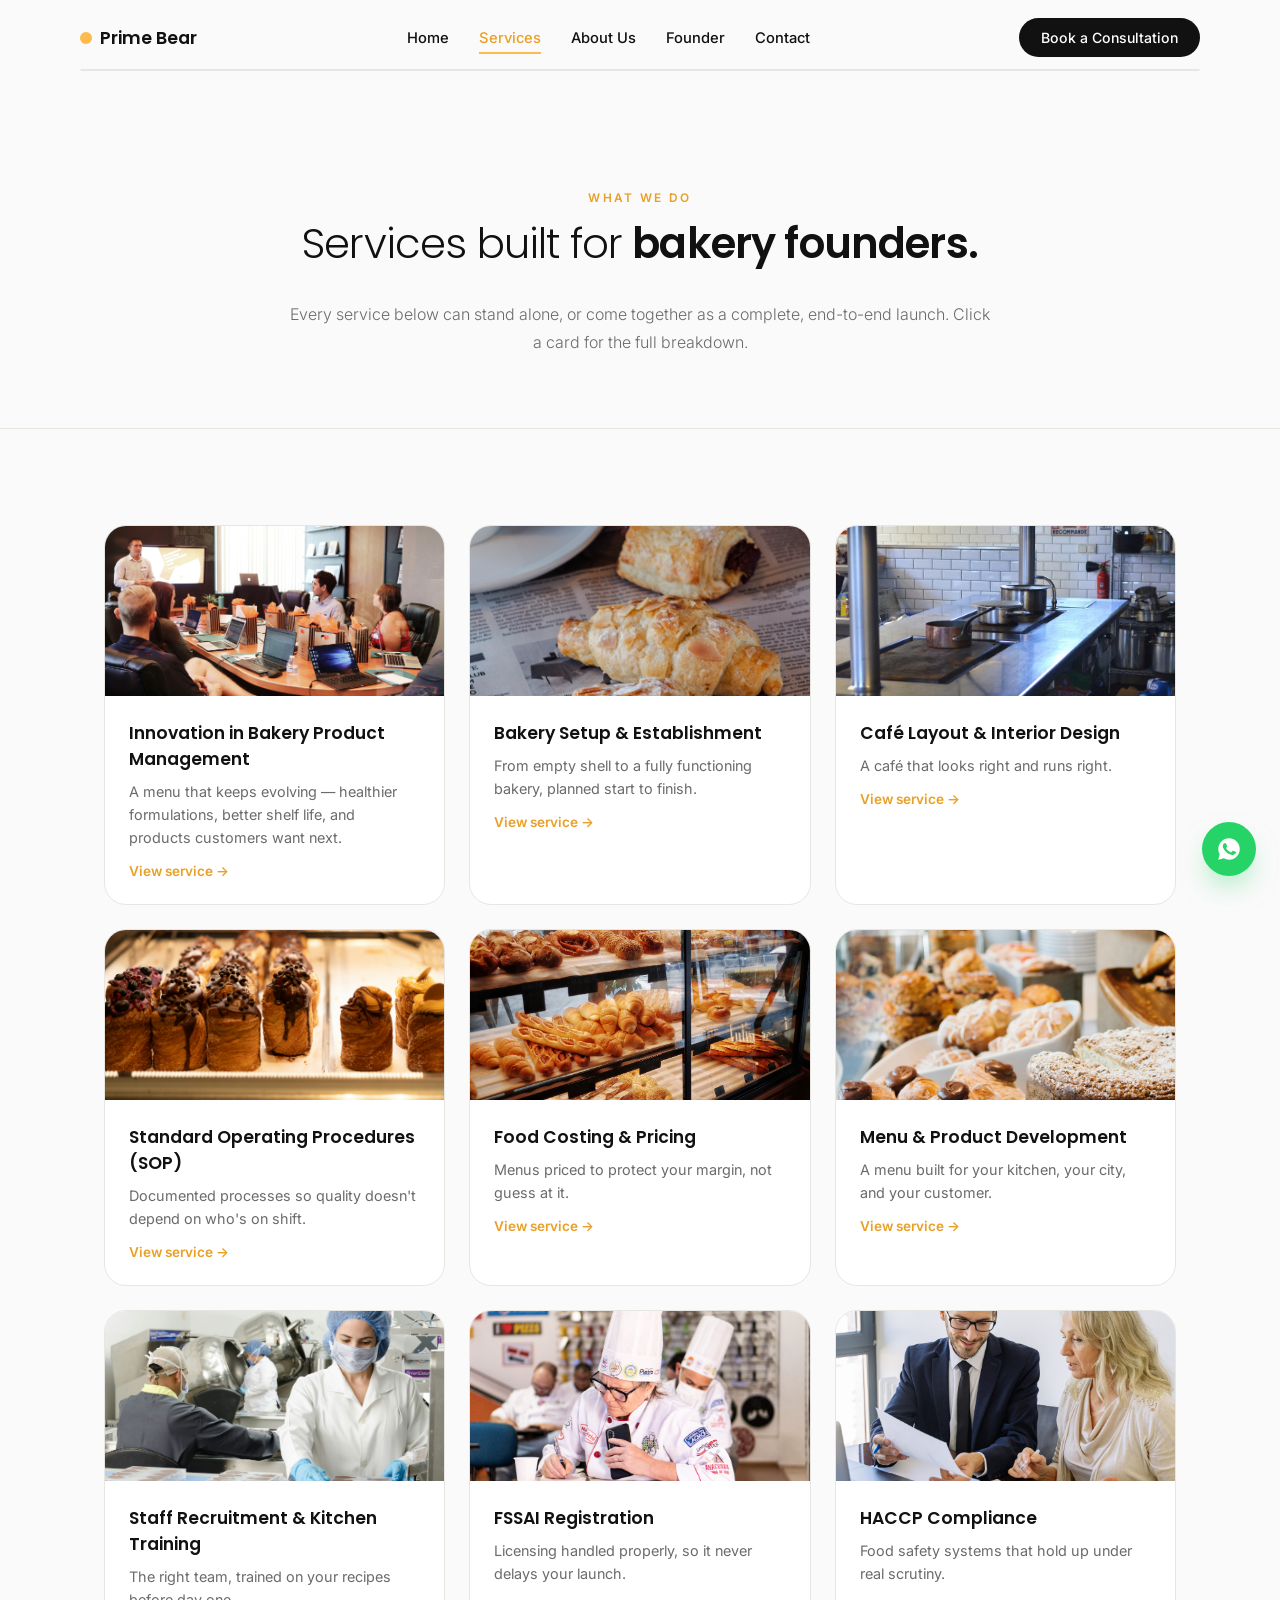
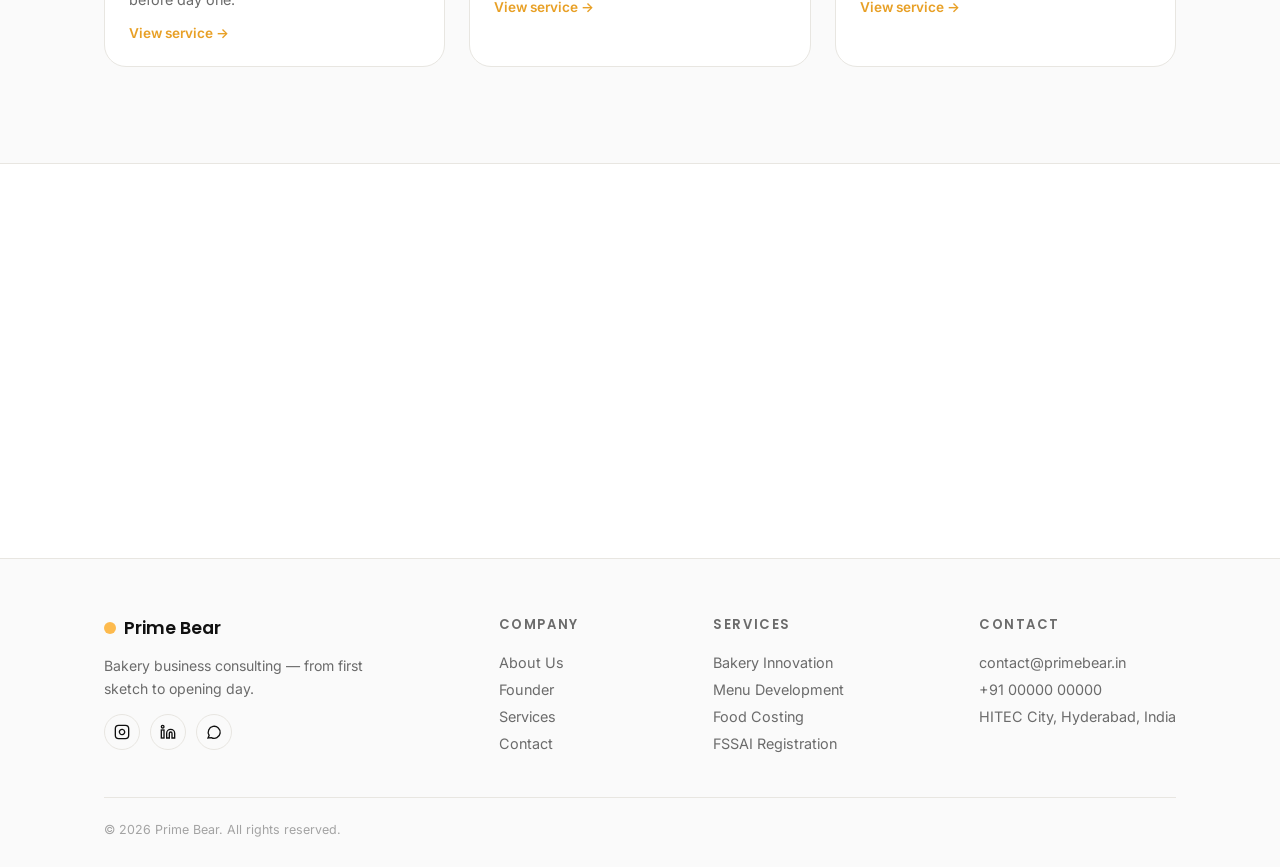
<file: primebear/services.html>
<!DOCTYPE html>
<html lang="en">
<head>
<meta charset="UTF-8" />
<meta name="viewport" content="width=device-width, initial-scale=1.0" />
<title>Services | Prime Bear</title>
<meta name="description" content="Bakery setup, café design, SOPs, food costing, menu development, staff training, and compliance — explored one service at a time." />
<link rel="icon" href="data:image/svg+xml,%3Csvg xmlns='http://www.w3.org/2000/svg' viewBox='0 0 40 40'%3E%3Ccircle cx='20' cy='20' r='18' fill='%23FDBA4D'/%3E%3C/svg%3E">
<link rel="preconnect" href="https://fonts.googleapis.com"><link rel="preconnect" href="https://fonts.gstatic.com" crossorigin><link href="https://fonts.googleapis.com/css2?family=Poppins:wght@300;400;500;600;700&family=Inter:wght@400;500;600&display=swap" rel="stylesheet">
<link rel="stylesheet" href="css/style.css" />
</head>
<body>

<header class="nav">
  <div class="nav-inner">
    <a href="index.html" class="brand"><span class="dot"></span>Prime Bear</a>
    <nav class="nav-links">
      <a href="index.html">Home</a> <a href="services.html" class="active">Services</a> <a href="about.html">About Us</a> <a href="founder.html">Founder</a> <a href="contact.html">Contact</a>
    </nav>
    <a href="contact.html" class="nav-cta">Book a Consultation</a>
    <button class="nav-toggle" aria-label="Open menu" aria-expanded="false">
      <svg class="icon-menu" width="22" height="22" viewBox="0 0 24 24" fill="none" stroke="currentColor" stroke-width="2" stroke-linecap="round"><line x1="4" x2="20" y1="7" y2="7"/><line x1="4" x2="20" y1="12" y2="12"/><line x1="4" x2="20" y1="17" y2="17"/></svg>
      <svg class="icon-close hidden" width="22" height="22" viewBox="0 0 24 24" fill="none" stroke="currentColor" stroke-width="2" stroke-linecap="round"><line x1="18" y1="6" x2="6" y2="18"/><line x1="6" y1="6" x2="18" y2="18"/></svg>
    </button>
  </div>
  <div class="mobile-menu wrap">
    <a href="index.html">Home</a>
<a href="services.html" class="active">Services</a>
<a href="about.html">About Us</a>
<a href="founder.html">Founder</a>
<a href="contact.html">Contact</a>
    <a href="contact.html" style="color:var(--golddeep); font-weight:600;">Book a Consultation →</a>
  </div>
</header>

<section style="padding-bottom:56px;">
  <div class="wrap-narrow" style="text-align:center;">
    <span class="eyebrow">What We Do</span>
    <h1 class="display reveal" style="font-size:clamp(1.46rem, 5vw + 0.9rem, 2.6rem); margin-top:16px;">Services built for <b>bakery founders.</b></h1>
    <p class="lead reveal d1" style="margin-top:16px;">Every service below can stand alone, or come together as a complete, end-to-end launch. Click a card for the full breakdown.</p>
  </div>
</section>

<section class="section-border">
  
  <div class="wrap grid grid-3"><a href="services/bakery-innovation.html" class="card reveal">
          <div class="card-img"><img src="images/website/photo-1542744173-8e7e53415bb0.jpg" alt="Innovation in Bakery Product Management"></div>
          <div class="card-body">
            <h3>Innovation in Bakery Product Management</h3>
            <p>A menu that keeps evolving — healthier formulations, better shelf life, and products customers want next.</p>
            <span class="card-link">View service &rarr;</span>
          </div>
        </a>
<a href="services/bakery-setup.html" class="card reveal">
          
          <div class="card-img"><img src="images/website/pexels-photo-29269205.avif" alt="Bakery Setup & Establishment"></div>
          <div class="card-body">
            <h3>Bakery Setup & Establishment</h3>
            <p>From empty shell to a fully functioning bakery, planned start to finish.</p>
            <span class="card-link">View service &rarr;</span>
          </div>
        </a>
<a href="services/cafe-layout-design.html" class="card reveal">
          <div class="card-img"><img src="images/website/pexels-photo-6375553.avif" alt="Café Layout & Interior Design"></div>
          <div class="card-body">
            <h3>Café Layout & Interior Design</h3>
            <p>A café that looks right and runs right.</p>
            <span class="card-link">View service &rarr;</span>
          </div>
        </a>
<a href="services/sop-development.html" class="card reveal">
          <div class="card-img"><img src="images/website/photo-1695643912249-d697e81b8371.jpg" alt="Standard Operating Procedures (SOP)"></div>
          <div class="card-body">
            <h3>Standard Operating Procedures (SOP)</h3>
            <p>Documented processes so quality doesn't depend on who's on shift.</p>
            <span class="card-link">View service &rarr;</span>
          </div>
        </a>
<a href="services/food-costing.html" class="card reveal">
          <div class="card-img"><img src="images/website/photo-1568254183919-78a4f43a2877.jpg" alt="Food Costing & Pricing"></div>
          <div class="card-body">
            <h3>Food Costing & Pricing</h3>
            <p>Menus priced to protect your margin, not guess at it.</p>
            <span class="card-link">View service &rarr;</span>
          </div>
        </a>
<a href="services/menu-development.html" class="card reveal">
          <div class="card-img"><img src="images/website/photo-1534432182912-63863115e106.jpg" alt="Menu & Product Development"></div>
          <div class="card-body">
            <h3>Menu & Product Development</h3>
            <p>A menu built for your kitchen, your city, and your customer.</p>
            <span class="card-link">View service &rarr;</span>
          </div>
        </a>
<a href="services/staff-recruitment.html" class="card reveal">
          <div class="card-img"><img src="images/website/photo-1551884170-09fb70a3a2ed.jpg" alt="Staff Recruitment & Kitchen Training"></div>
          <div class="card-body">
            <h3>Staff Recruitment & Kitchen Training</h3>
            <p>The right team, trained on your recipes before day one.</p>
            <span class="card-link">View service &rarr;</span>
          </div>
        </a>
<a href="services/fssai-registration.html" class="card reveal">
          <div class="card-img"><img src="images/website/pexels-photo-11330958.avif" alt="FSSAI Registration"></div>
          <div class="card-body">
            <h3>FSSAI Registration</h3>
            <p>Licensing handled properly, so it never delays your launch.</p>
            <span class="card-link">View service &rarr;</span>
          </div>
        </a>
<a href="services/haccp-compliance.html" class="card reveal">
          <div class="card-img"><img src="images/website/pexels-photo-5816300.avif" alt="HACCP Compliance"></div>
          <div class="card-body">
            <h3>HACCP Compliance</h3>
            <p>Food safety systems that hold up under real scrutiny.</p>
            <span class="card-link">View service &rarr;</span>
          </div>
        </a></div>
</section>

<section class="section-border section-alt">
  <div class="wrap" style="text-align:center;">
    <h2 class="display reveal" style="font-size:clamp(1.12rem, 5vw + 0.9rem, 2.0rem);">Not sure where to start?</h2>
    <p class="lead reveal d1" style="margin-top:12px;">Book a free consultation and we'll map out exactly what your bakery needs.</p>
    <a href="contact.html" class="btn btn-primary reveal d2" style="margin-top:22px;">Book a Consultation</a>
  </div>
</section>

<footer>
  <div class="wrap">
    <div class="footer-top">
      <div>
        <a href="index.html" class="brand"><span class="dot"></span>Prime Bear</a>
        <p style="max-width:260px; color:var(--soft); font-size:0.88rem; margin-top:14px; line-height:1.6;">Bakery business consulting — from first sketch to opening day.</p>
        <div class="social">
          <a href="#" aria-label="Instagram"><svg width="16" height="16" viewBox="0 0 24 24" fill="none" stroke="currentColor" stroke-width="2"><rect width="20" height="20" x="2" y="2" rx="5"/><path d="M16 11.37A4 4 0 1 1 12.63 8 4 4 0 0 1 16 11.37z"/><line x1="17.5" x2="17.51" y1="6.5" y2="6.5"/></svg></a>
          <a href="#" aria-label="LinkedIn"><svg width="16" height="16" viewBox="0 0 24 24" fill="none" stroke="currentColor" stroke-width="2"><path d="M16 8a6 6 0 0 1 6 6v7h-4v-7a2 2 0 0 0-2-2 2 2 0 0 0-2 2v7h-4v-7a6 6 0 0 1 6-6z"/><rect width="4" height="12" x="2" y="9"/><circle cx="4" cy="4" r="2"/></svg></a>
          <a href="https://wa.me/910000000000" aria-label="WhatsApp"><svg width="16" height="16" viewBox="0 0 24 24" fill="none" stroke="currentColor" stroke-width="2"><path d="M3 21l1.65-3.8a9 9 0 1 1 3.4 3.2z"/></svg></a>
        </div>
      </div>
      <div class="footer-col">
        <h4>Company</h4>
        <a href="about.html">About Us</a>
        <a href="founder.html">Founder</a>
        <a href="services.html">Services</a>
        <a href="contact.html">Contact</a>
      </div>
      <div class="footer-col">
        <h4>Services</h4>
        <a href="services/bakery-innovation.html">Bakery Innovation</a>
        <a href="services/menu-development.html">Menu Development</a>
        <a href="services/food-costing.html">Food Costing</a>
        <a href="services/fssai-registration.html">FSSAI Registration</a>
      </div>
      <div class="footer-col">
        <h4>Contact</h4>
        <a href="mailto:contact@primebear.in">contact@primebear.in</a>
        <a href="tel:+910000000000">+91 00000 00000</a>
        <span style="display:block; font-size:0.9rem; color:var(--soft); padding:5px 0;">HITEC City, Hyderabad, India</span>
      </div>
    </div>
    <div class="footer-bottom">© 2026 Prime Bear. All rights reserved.</div>
  </div>
</footer>
<a href="https://wa.me/910000000000" class="wa-float" aria-label="Chat on WhatsApp" target="_blank" rel="noopener">
  <svg width="26" height="26" viewBox="0 0 24 24" fill="currentColor"><path d="M12.04 2C6.58 2 2.13 6.45 2.13 11.91c0 1.75.46 3.45 1.32 4.95L2 22l5.29-1.39a9.9 9.9 0 0 0 4.75 1.21h.01c5.46 0 9.9-4.45 9.9-9.91C21.95 6.45 17.5 2 12.04 2zm5.8 14.03c-.24.68-1.4 1.32-1.93 1.4-.5.08-1.13.11-1.82-.12-.42-.13-.96-.31-1.65-.6-2.9-1.25-4.79-4.17-4.94-4.36-.14-.2-1.18-1.57-1.18-3 0-1.42.75-2.12 1.02-2.41.27-.29.58-.36.78-.36.2 0 .39 0 .56.01.18.01.42-.07.66.5.24.58.82 2 .89 2.15.07.15.12.32.02.51-.1.2-.15.32-.3.49-.15.17-.32.38-.45.51-.15.15-.31.31-.13.61.18.3.8 1.32 1.72 2.14 1.18 1.05 2.18 1.38 2.48 1.53.3.15.48.13.65-.08.18-.2.76-.89.97-1.19.2-.3.4-.25.68-.15.28.1 1.79.85 2.1 1 .3.15.5.23.58.36.08.13.08.75-.16 1.43z"/></svg>
</a>

<script src="js/script.js"></script>
</body>
</html>
</file>
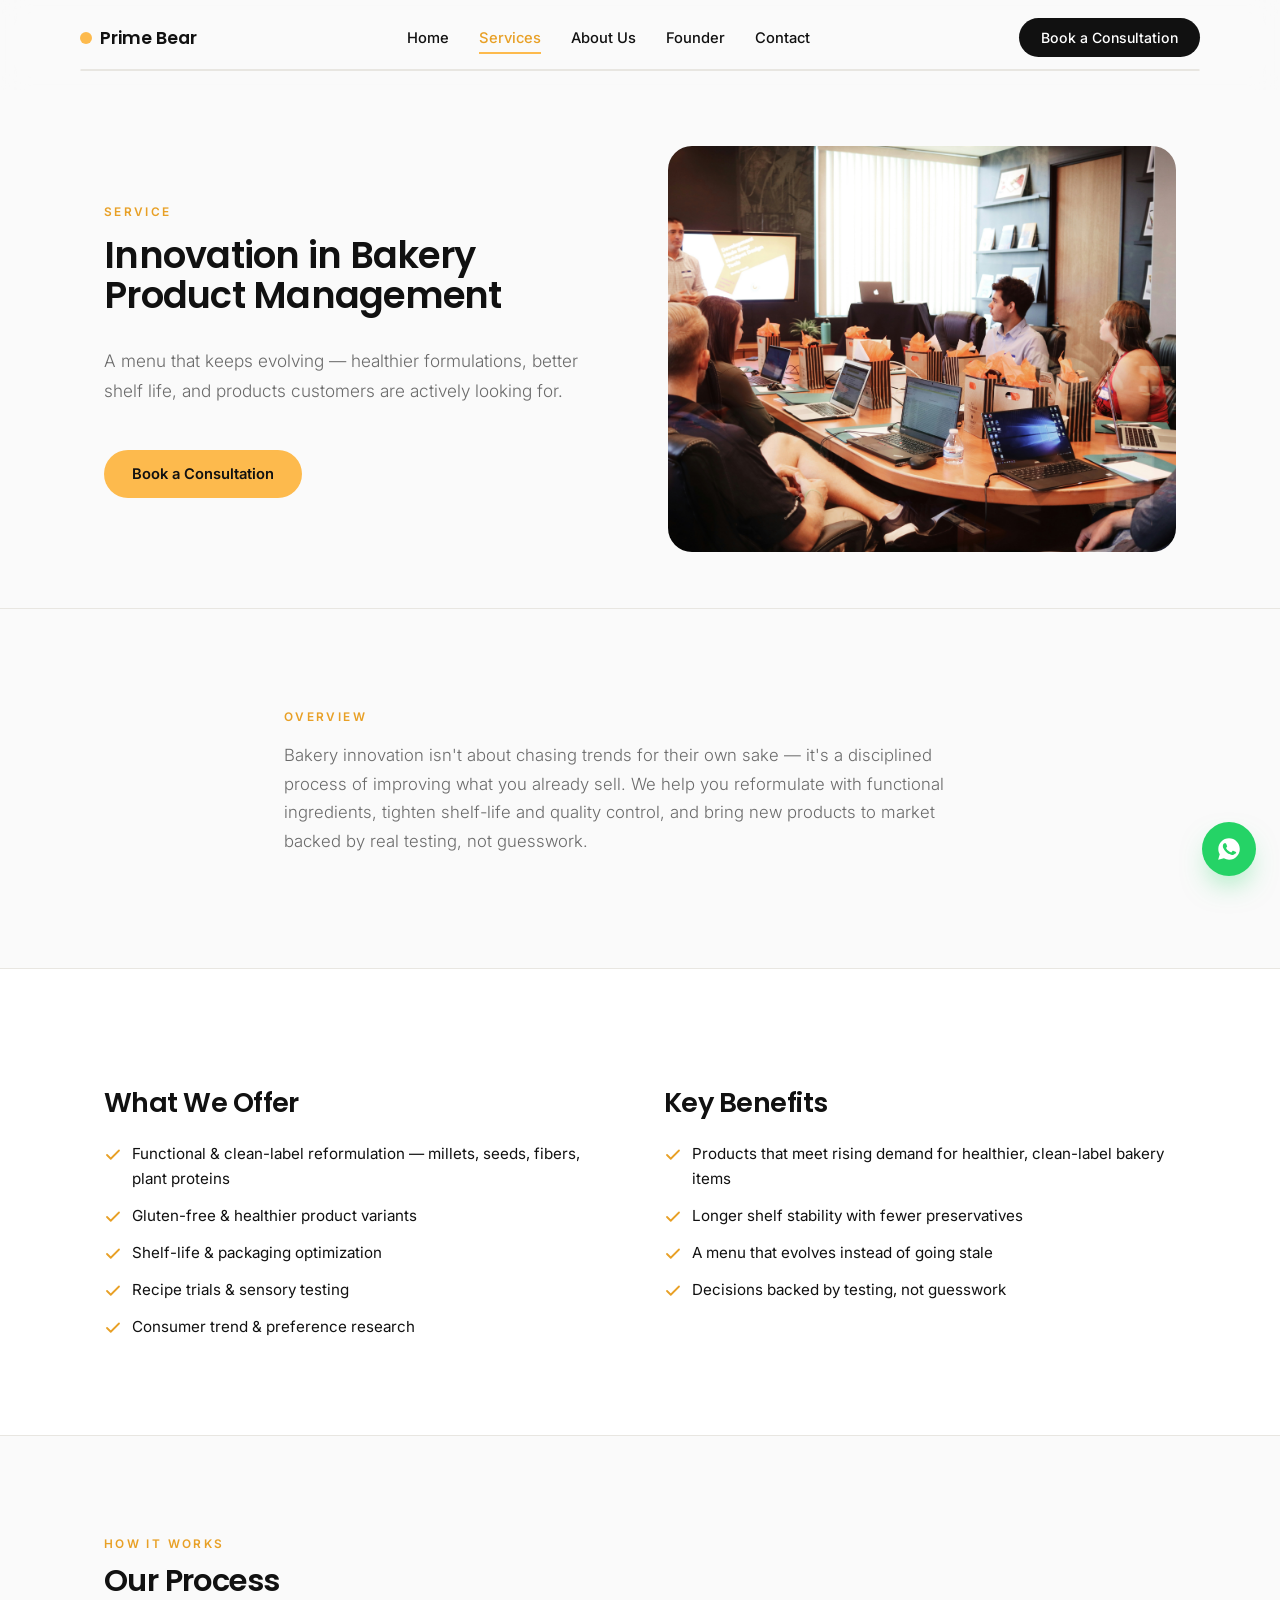
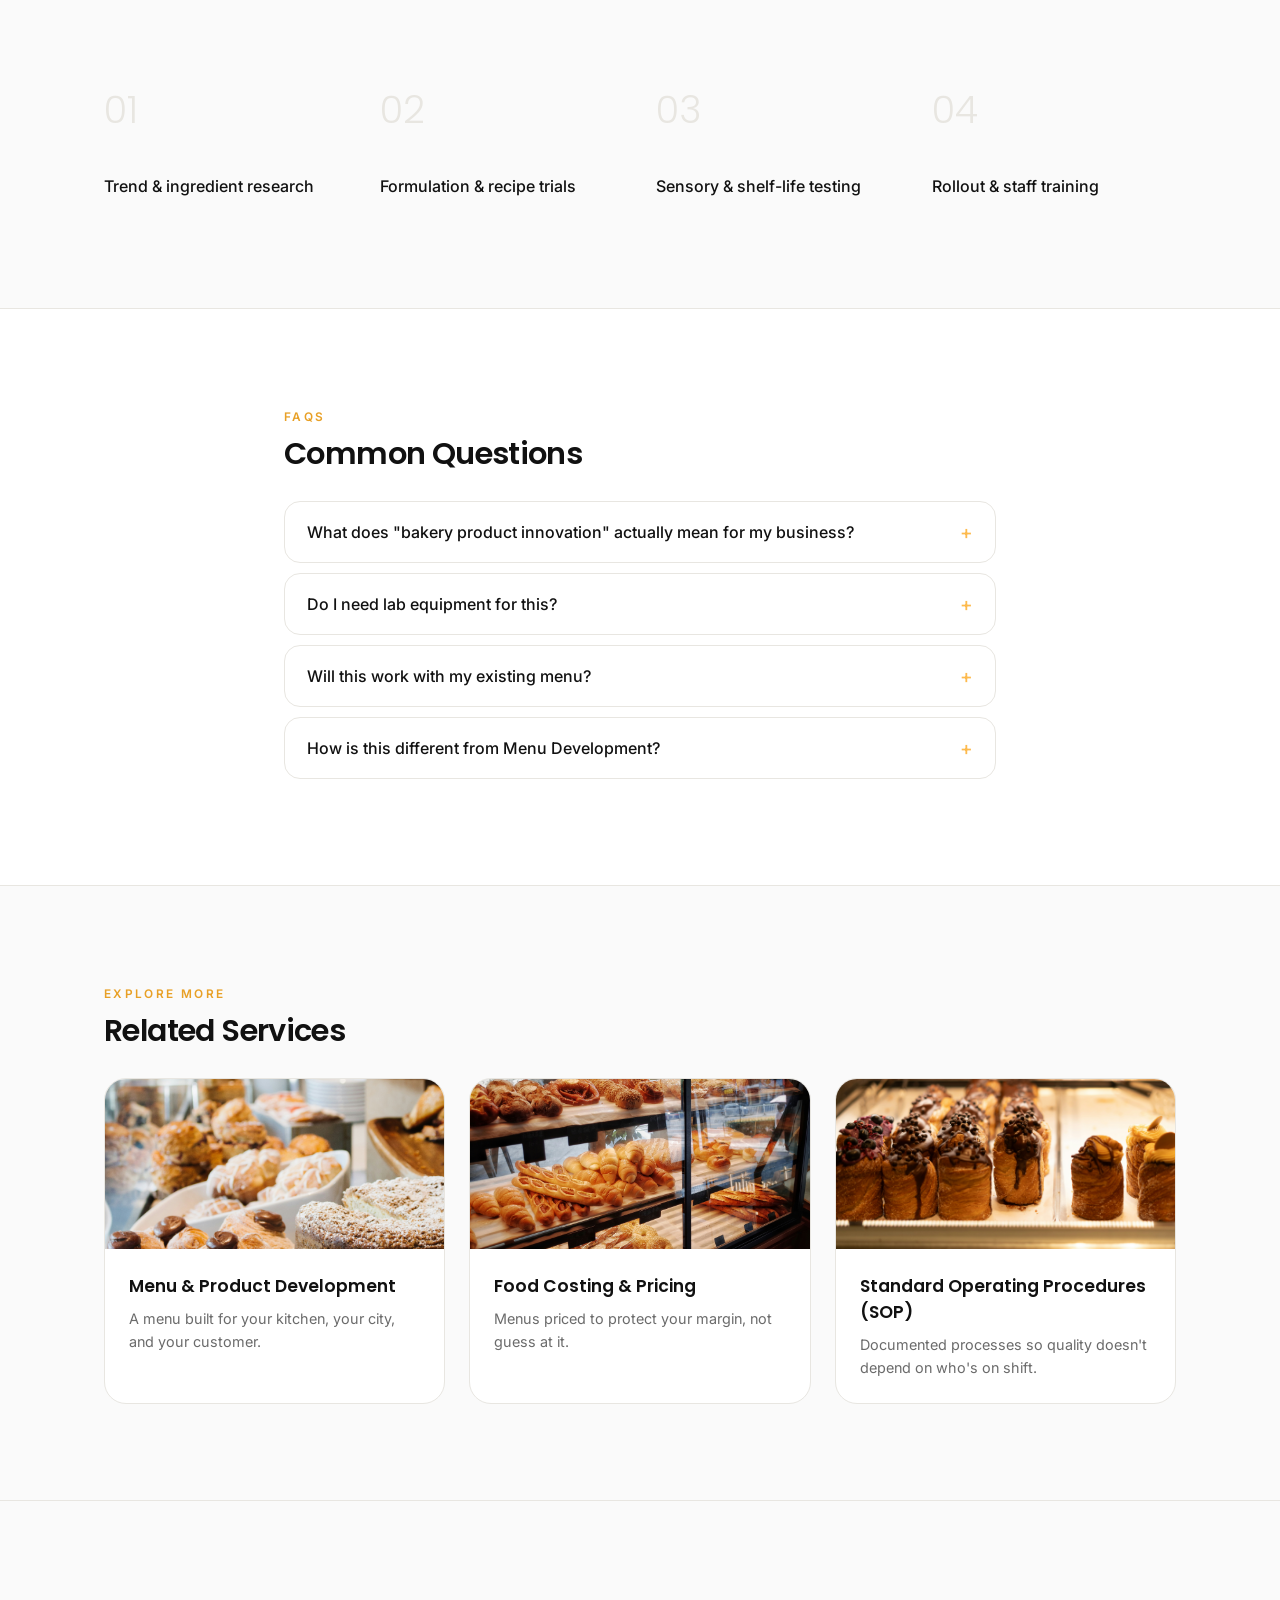
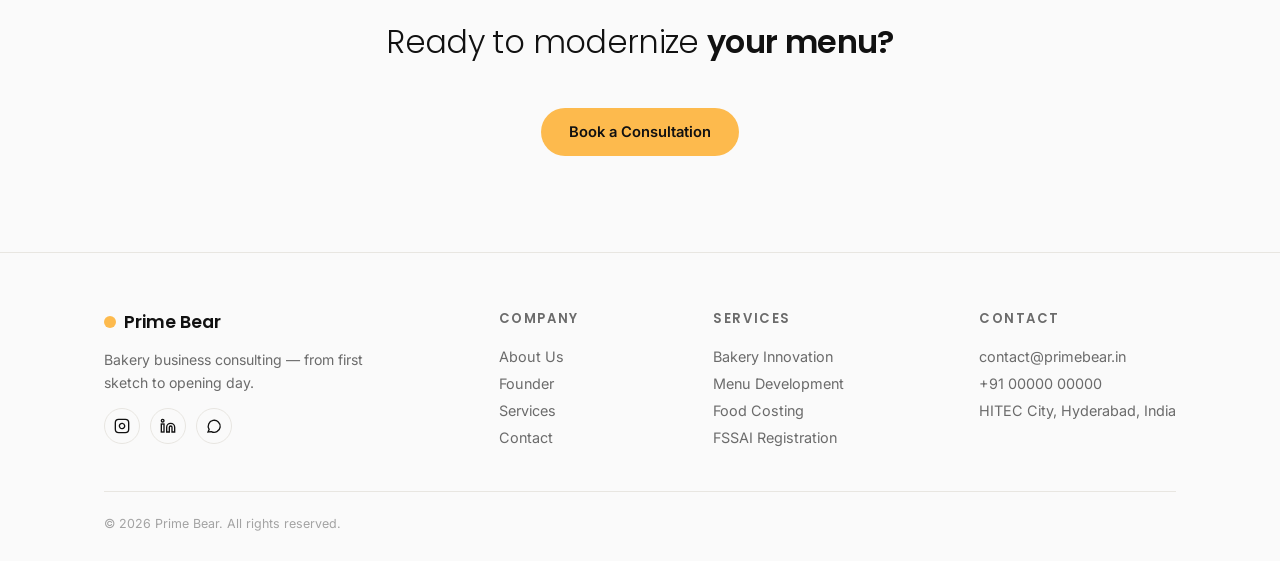
<file: primebear/services/bakery-innovation.html>
<!DOCTYPE html>
<html lang="en">
<head>
<meta charset="UTF-8" />
<meta name="viewport" content="width=device-width, initial-scale=1.0" />
<title>Innovation in Bakery Product Management | Prime Bear</title>
<meta name="description" content="A menu that keeps evolving — healthier formulations, better shelf life, and products customers are actively looking for." />
<link rel="icon" href="data:image/svg+xml,%3Csvg xmlns='http://www.w3.org/2000/svg' viewBox='0 0 40 40'%3E%3Ccircle cx='20' cy='20' r='18' fill='%23FDBA4D'/%3E%3C/svg%3E">
<link rel="preconnect" href="https://fonts.googleapis.com"><link rel="preconnect" href="https://fonts.gstatic.com" crossorigin><link href="https://fonts.googleapis.com/css2?family=Poppins:wght@300;400;500;600;700&family=Inter:wght@400;500;600&display=swap" rel="stylesheet">
<link rel="stylesheet" href="../css/style.css" />
</head>
<body>

<header class="nav">
  <div class="nav-inner">
    <a href="../index.html" class="brand"><span class="dot"></span>Prime Bear</a>
    <nav class="nav-links">
      <a href="../index.html">Home</a> <a href="../services.html" class="active">Services</a> <a href="../about.html">About Us</a> <a href="../founder.html">Founder</a> <a href="../contact.html">Contact</a>
    </nav>
    <a href="../contact.html" class="nav-cta">Book a Consultation</a>
    <button class="nav-toggle" aria-label="Open menu" aria-expanded="false">
      <svg class="icon-menu" width="22" height="22" viewBox="0 0 24 24" fill="none" stroke="currentColor" stroke-width="2" stroke-linecap="round"><line x1="4" x2="20" y1="7" y2="7"/><line x1="4" x2="20" y1="12" y2="12"/><line x1="4" x2="20" y1="17" y2="17"/></svg>
      <svg class="icon-close hidden" width="22" height="22" viewBox="0 0 24 24" fill="none" stroke="currentColor" stroke-width="2" stroke-linecap="round"><line x1="18" y1="6" x2="6" y2="18"/><line x1="6" y1="6" x2="18" y2="18"/></svg>
    </button>
  </div>
  <div class="mobile-menu wrap">
    <a href="../index.html">Home</a>
<a href="../services.html" class="active">Services</a>
<a href="../about.html">About Us</a>
<a href="../founder.html">Founder</a>
<a href="../contact.html">Contact</a>
    <a href="../contact.html" style="color:var(--golddeep); font-weight:600;">Book a Consultation →</a>
  </div>
</header>

<section style="padding-top:56px; padding-bottom:56px;">
  <div class="wrap grid grid-2" style="align-items:center; gap:56px;">
    <div class="reveal">
      <span class="eyebrow">Service</span>
      <h1 class="display" style="font-size:clamp(1.3rem, 5vw + 0.9rem, 2.3rem); margin-top:16px;"><b>Innovation in Bakery Product Management</b></h1>
      <p class="lead" style="margin-top:18px; font-size:1.08rem;">A menu that keeps evolving &mdash; healthier formulations, better shelf life, and products customers are actively looking for.</p>
      <a href="../contact.html" class="btn btn-primary" style="margin-top:28px;">Book a Consultation</a>
    </div>
    <div class="reveal d1">
      <div style="border-radius:24px; overflow:hidden; aspect-ratio:5/4;">
        <img src="../images/website/photo-1542744173-8e7e53415bb0.jpg" alt="Innovation in Bakery Product Management" style="width:100%; height:100%; object-fit:cover;">
      </div>
    </div>
  </div>
</section>

<section class="section-border">
  <div class="wrap-narrow reveal">
    <span class="eyebrow">Overview</span>
    <p class="lead" style="margin-top:16px; font-size:1.05rem;">Bakery innovation isn't about chasing trends for their own sake &mdash; it's a disciplined process of improving what you already sell. We help you reformulate with functional ingredients, tighten shelf-life and quality control, and bring new products to market backed by real testing, not guesswork.</p>
  </div>
</section>

<section class="section-border section-alt">
  <div class="wrap grid grid-2" style="gap:48px;">
    <div class="reveal">
      <h2 class="display" style="font-size:clamp(0.95rem, 5vw + 0.9rem, 1.7rem);"><b>What We Offer</b></h2>
      <div class="check-list" style="margin-top:22px;"><div class="check-item"><svg width="18" height="18" viewBox="0 0 24 24" fill="none" stroke="currentColor" stroke-width="2.4" stroke-linecap="round" stroke-linejoin="round"><polyline points="20 6 9 17 4 12"/></svg><span>Functional &amp; clean-label reformulation &mdash; millets, seeds, fibers, plant proteins</span></div>
<div class="check-item"><svg width="18" height="18" viewBox="0 0 24 24" fill="none" stroke="currentColor" stroke-width="2.4" stroke-linecap="round" stroke-linejoin="round"><polyline points="20 6 9 17 4 12"/></svg><span>Gluten-free &amp; healthier product variants</span></div>
<div class="check-item"><svg width="18" height="18" viewBox="0 0 24 24" fill="none" stroke="currentColor" stroke-width="2.4" stroke-linecap="round" stroke-linejoin="round"><polyline points="20 6 9 17 4 12"/></svg><span>Shelf-life &amp; packaging optimization</span></div>
<div class="check-item"><svg width="18" height="18" viewBox="0 0 24 24" fill="none" stroke="currentColor" stroke-width="2.4" stroke-linecap="round" stroke-linejoin="round"><polyline points="20 6 9 17 4 12"/></svg><span>Recipe trials &amp; sensory testing</span></div>
<div class="check-item"><svg width="18" height="18" viewBox="0 0 24 24" fill="none" stroke="currentColor" stroke-width="2.4" stroke-linecap="round" stroke-linejoin="round"><polyline points="20 6 9 17 4 12"/></svg><span>Consumer trend &amp; preference research</span></div></div>
    </div>
    <div class="reveal d1">
      <h2 class="display" style="font-size:clamp(0.95rem, 5vw + 0.9rem, 1.7rem);"><b>Key Benefits</b></h2>
      <div class="check-list" style="margin-top:22px;"><div class="check-item"><svg width="18" height="18" viewBox="0 0 24 24" fill="none" stroke="currentColor" stroke-width="2.4" stroke-linecap="round" stroke-linejoin="round"><polyline points="20 6 9 17 4 12"/></svg><span>Products that meet rising demand for healthier, clean-label bakery items</span></div>
<div class="check-item"><svg width="18" height="18" viewBox="0 0 24 24" fill="none" stroke="currentColor" stroke-width="2.4" stroke-linecap="round" stroke-linejoin="round"><polyline points="20 6 9 17 4 12"/></svg><span>Longer shelf stability with fewer preservatives</span></div>
<div class="check-item"><svg width="18" height="18" viewBox="0 0 24 24" fill="none" stroke="currentColor" stroke-width="2.4" stroke-linecap="round" stroke-linejoin="round"><polyline points="20 6 9 17 4 12"/></svg><span>A menu that evolves instead of going stale</span></div>
<div class="check-item"><svg width="18" height="18" viewBox="0 0 24 24" fill="none" stroke="currentColor" stroke-width="2.4" stroke-linecap="round" stroke-linejoin="round"><polyline points="20 6 9 17 4 12"/></svg><span>Decisions backed by testing, not guesswork</span></div></div>
    </div>
  </div>
</section>

<section class="section-border">
  <div class="wrap">
    <div class="reveal" style="margin-bottom:44px;">
      <span class="eyebrow">How It Works</span>
      <h2 class="display" style="font-size:clamp(1.06rem, 5vw + 0.9rem, 1.9rem); margin-top:12px;"><b>Our Process</b></h2>
    </div>
    <div class="steps reveal d1"><div><p class="step-num">01</p><p style="margin-top:8px; font-weight:500;">Trend &amp; ingredient research</p></div>
<div><p class="step-num">02</p><p style="margin-top:8px; font-weight:500;">Formulation &amp; recipe trials</p></div>
<div><p class="step-num">03</p><p style="margin-top:8px; font-weight:500;">Sensory &amp; shelf-life testing</p></div>
<div><p class="step-num">04</p><p style="margin-top:8px; font-weight:500;">Rollout &amp; staff training</p></div></div>
  </div>
</section>

<section class="section-border section-alt">
  <div class="wrap-narrow">
    <div class="reveal" style="margin-bottom:30px;">
      <span class="eyebrow">FAQs</span>
      <h2 class="display" style="font-size:clamp(1.06rem, 5vw + 0.9rem, 1.9rem); margin-top:12px;"><b>Common Questions</b></h2>
    </div>
    <div class="reveal d1"><details class="faq"><summary>What does "bakery product innovation" actually mean for my business?<span class="chev">+</span></summary><div class="answer">It's the ongoing work of updating your recipes and ingredients &mdash; things like millets, seeds, or plant proteins &mdash; so your bakery keeps up with what health-conscious customers are looking for, without losing what makes your products good in the first place.</div></details>
<details class="faq"><summary>Do I need lab equipment for this?<span class="chev">+</span></summary><div class="answer">No. This is about practical reformulation and testing you can run in a working bakery kitchen, not industrial R&amp;D.</div></details>
<details class="faq"><summary>Will this work with my existing menu?<span class="chev">+</span></summary><div class="answer">Yes &mdash; most of this work builds on what you already sell, improving ingredients, shelf life, and consistency rather than replacing your menu outright.</div></details>
<details class="faq"><summary>How is this different from Menu Development?<span class="chev">+</span></summary><div class="answer">Menu Development builds your core product line from scratch. Innovation keeps that line evolving over time &mdash; new formulations, healthier variants, and staying current with what customers want next.</div></details></div>
  </div>
</section>

<section class="section-border">
  <div class="wrap">
    <div class="reveal" style="margin-bottom:30px;">
      <span class="eyebrow">Explore More</span>
      <h2 class="display" style="font-size:clamp(1.06rem, 5vw + 0.9rem, 1.9rem); margin-top:12px;"><b>Related Services</b></h2>
    </div>
    <div class="grid grid-3"><a href="menu-development.html" class="card reveal">
              <div class="card-img"><img src="../images/website/photo-1534432182912-63863115e106.jpg" alt="Menu & Product Development"></div>
              <div class="card-body"><h3>Menu &amp; Product Development</h3><p>A menu built for your kitchen, your city, and your customer.</p></div>
            </a>
<a href="food-costing.html" class="card reveal">
              <div class="card-img"><img src="../images/website/photo-1568254183919-78a4f43a2877.jpg" alt="Food Costing & Pricing"></div>
              <div class="card-body"><h3>Food Costing &amp; Pricing</h3><p>Menus priced to protect your margin, not guess at it.</p></div>
            </a>
<a href="sop-development.html" class="card reveal">
              <div class="card-img"><img src="../images/website/photo-1695643912249-d697e81b8371.jpg" alt="Standard Operating Procedures (SOP)"></div>
              <div class="card-body"><h3>Standard Operating Procedures (SOP)</h3><p>Documented processes so quality doesn't depend on who's on shift.</p></div>
            </a></div>
  </div>
</section>

<section class="section-border">
  <div class="wrap" style="text-align:center;">
    <h2 class="display reveal" style="font-size:clamp(1.12rem, 5vw + 0.9rem, 2.0rem);">Ready to modernize <b>your menu?</b></h2>
    <a href="../contact.html" class="btn btn-primary reveal d1" style="margin-top:22px;">Book a Consultation</a>
  </div>
</section>

<footer>
  <div class="wrap">
    <div class="footer-top">
      <div>
        <a href="../index.html" class="brand"><span class="dot"></span>Prime Bear</a>
        <p style="max-width:260px; color:var(--soft); font-size:0.88rem; margin-top:14px; line-height:1.6;">Bakery business consulting — from first sketch to opening day.</p>
        <div class="social">
          <a href="#" aria-label="Instagram"><svg width="16" height="16" viewBox="0 0 24 24" fill="none" stroke="currentColor" stroke-width="2"><rect width="20" height="20" x="2" y="2" rx="5"/><path d="M16 11.37A4 4 0 1 1 12.63 8 4 4 0 0 1 16 11.37z"/><line x1="17.5" x2="17.51" y1="6.5" y2="6.5"/></svg></a>
          <a href="#" aria-label="LinkedIn"><svg width="16" height="16" viewBox="0 0 24 24" fill="none" stroke="currentColor" stroke-width="2"><path d="M16 8a6 6 0 0 1 6 6v7h-4v-7a2 2 0 0 0-2-2 2 2 0 0 0-2 2v7h-4v-7a6 6 0 0 1 6-6z"/><rect width="4" height="12" x="2" y="9"/><circle cx="4" cy="4" r="2"/></svg></a>
          <a href="https://wa.me/910000000000" aria-label="WhatsApp"><svg width="16" height="16" viewBox="0 0 24 24" fill="none" stroke="currentColor" stroke-width="2"><path d="M3 21l1.65-3.8a9 9 0 1 1 3.4 3.2z"/></svg></a>
        </div>
      </div>
      <div class="footer-col">
        <h4>Company</h4>
        <a href="../about.html">About Us</a>
        <a href="../founder.html">Founder</a>
        <a href="../services.html">Services</a>
        <a href="../contact.html">Contact</a>
      </div>
      <div class="footer-col">
        <h4>Services</h4>
        <a href="../services/bakery-innovation.html">Bakery Innovation</a>
        <a href="../services/menu-development.html">Menu Development</a>
        <a href="../services/food-costing.html">Food Costing</a>
        <a href="../services/fssai-registration.html">FSSAI Registration</a>
      </div>
      <div class="footer-col">
        <h4>Contact</h4>
        <a href="mailto:contact@primebear.in">contact@primebear.in</a>
        <a href="tel:+910000000000">+91 00000 00000</a>
        <span style="display:block; font-size:0.9rem; color:var(--soft); padding:5px 0;">HITEC City, Hyderabad, India</span>
      </div>
    </div>
    <div class="footer-bottom">© 2026 Prime Bear. All rights reserved.</div>
  </div>
</footer>
<a href="https://wa.me/910000000000" class="wa-float" aria-label="Chat on WhatsApp" target="_blank" rel="noopener">
  <svg width="26" height="26" viewBox="0 0 24 24" fill="currentColor"><path d="M12.04 2C6.58 2 2.13 6.45 2.13 11.91c0 1.75.46 3.45 1.32 4.95L2 22l5.29-1.39a9.9 9.9 0 0 0 4.75 1.21h.01c5.46 0 9.9-4.45 9.9-9.91C21.95 6.45 17.5 2 12.04 2zm5.8 14.03c-.24.68-1.4 1.32-1.93 1.4-.5.08-1.13.11-1.82-.12-.42-.13-.96-.31-1.65-.6-2.9-1.25-4.79-4.17-4.94-4.36-.14-.2-1.18-1.57-1.18-3 0-1.42.75-2.12 1.02-2.41.27-.29.58-.36.78-.36.2 0 .39 0 .56.01.18.01.42-.07.66.5.24.58.82 2 .89 2.15.07.15.12.32.02.51-.1.2-.15.32-.3.49-.15.17-.32.38-.45.51-.15.15-.31.31-.13.61.18.3.8 1.32 1.72 2.14 1.18 1.05 2.18 1.38 2.48 1.53.3.15.48.13.65-.08.18-.2.76-.89.97-1.19.2-.3.4-.25.68-.15.28.1 1.79.85 2.1 1 .3.15.5.23.58.36.08.13.08.75-.16 1.43z"/></svg>
</a>

<script src="../js/script.js"></script>
</body>
</html>
</file>
<file: primebear/css/style.css>
/* Prime Bear — shared stylesheet */

:root {
  --bg: #FAFAFA;
  --panel: #FFFFFF;
  --ink: #111111;
  --soft: #6B6B6B;
  --faint: #A3A3A3;
  --gold: #FDBA4D;
  --golddeep: #E8A026;
  --line: #E8E6E1;
}

* { box-sizing: border-box; }

.hidden { display: none !important; }

html { scroll-behavior: smooth; }

body {
  margin: 0;
  background: var(--bg);
  color: var(--ink);
  font-family: 'Inter', sans-serif;
  -webkit-font-smoothing: antialiased;
  overflow-x: hidden;
}

h1, h2, h3, h4, .display { font-family: 'Poppins', sans-serif; }

::selection { background: var(--gold); color: var(--ink); }

a { color: inherit; text-decoration: none; }

img { max-width: 100%; display: block; }

.wrap { max-width: 1120px; margin: 0 auto; padding: 0 24px; }
.wrap-narrow { max-width: 760px; margin: 0 auto; padding: 0 24px; }

/* ---------- Nav ---------- */
.nav {
  position: sticky; top: 0; z-index: 50;
  padding: 18px 24px;
  background: rgba(250,250,250,0.7);
  backdrop-filter: blur(14px);
  -webkit-backdrop-filter: blur(14px);
  border-bottom: 1px solid transparent;
  transition: border-color .3s ease, background .3s ease, box-shadow .3s ease;
}
.nav.scrolled { border-color: var(--line); box-shadow: 0 6px 24px -18px rgba(17,17,17,0.25); }
.nav-inner { max-width: 1120px; margin: 0 auto; display: flex; align-items: center; justify-content: space-between; }
.brand { display: flex; align-items: center; gap: 8px; font-family: 'Poppins', sans-serif; font-weight: 600; font-size: 1.1rem; }
.dot { width: 12px; height: 12px; border-radius: 999px; background: var(--gold); display: inline-block; flex-shrink: 0; }
.nav-links { display: flex; align-items: center; gap: 30px; font-size: 0.92rem; font-weight: 500; }
.nav-links a { position: relative; padding: 4px 0; color: var(--ink); }
.nav-links a::after {
  content: ''; position: absolute; left: 0; right: 0; bottom: -3px; height: 2px; background: var(--gold);
  transform: scaleX(0); transform-origin: left; transition: transform .3s ease;
}
.nav-links a:hover::after, .nav-links a.active::after { transform: scaleX(1); }
.nav-links a.active { color: var(--golddeep); }
.nav-cta {
  background: var(--ink); color: #fff; padding: 11px 22px; border-radius: 999px; font-size: 0.88rem; font-weight: 500;
  transition: transform .3s ease, box-shadow .3s ease;
}
.nav-cta:hover { transform: translateY(-2px); box-shadow: 0 12px 26px -10px rgba(17,17,17,0.4); }
.nav-toggle { display: none; background: none; border: none; cursor: pointer; padding: 6px; }
.mobile-menu {
  max-height: 0; overflow: hidden; transition: max-height .4s ease;
  background: var(--panel); border: 1px solid var(--line); border-radius: 20px; margin-top: 12px;
}
.mobile-menu.open { max-height: 480px; }
.mobile-menu a { display: block; padding: 14px 20px; font-size: 0.95rem; font-weight: 500; border-bottom: 1px solid var(--line); }
.mobile-menu a:last-child { border-bottom: none; }

@media (max-width: 860px) {
  .nav-links, .nav-cta { display: none; }
  .nav-toggle { display: block; }
}

/* ---------- Buttons ---------- */
.btn {
  display: inline-flex; align-items: center; gap: 8px; font-weight: 500; font-size: 0.92rem;
  padding: 15px 28px; border-radius: 999px; transition: transform .3s ease, box-shadow .3s ease, background .3s ease;
}
.btn-primary { background: var(--gold); color: var(--ink); font-weight: 600; }
.btn-primary:hover { transform: translateY(-2px); box-shadow: 0 16px 30px -12px rgba(253,186,77,0.55); }
.btn-dark { background: var(--ink); color: #fff; font-weight: 500; }
.btn-dark:hover { transform: translateY(-2px); box-shadow: 0 16px 30px -12px rgba(17,17,17,0.35); }
.btn-outline { border: 1px solid var(--line); color: var(--ink); }
.btn-outline:hover { border-color: var(--ink); }

/* ---------- Sections / type ---------- */
section { padding: 96px 0; }
@media (max-width: 640px) {
  section { padding: 56px 0; }
  .wrap, .wrap-narrow { padding: 0 20px; }
  .steps { grid-template-columns: repeat(2, 1fr) !important; gap: 26px 20px; }
}
.section-border { border-top: 1px solid var(--line); }
.section-alt { background: var(--panel); }
.eyebrow { font-size: 0.74rem; letter-spacing: 0.2em; text-transform: uppercase; color: var(--golddeep); font-weight: 600; }
h1.display { font-weight: 300; letter-spacing: -0.02em; line-height: 1.08; }
h1.display b, h2.display b { font-weight: 600; }
h2.display { font-weight: 300; letter-spacing: -0.02em; line-height: 1.12; }
p.lead { color: var(--soft); font-weight: 300; line-height: 1.7; }

/* ---------- Grids / cards ---------- */
.grid { display: grid; gap: 24px; }
.grid-2 { grid-template-columns: repeat(2, 1fr); }
.grid-3 { grid-template-columns: repeat(3, 1fr); }
.grid-4 { grid-template-columns: repeat(4, 1fr); }
@media (max-width: 900px) { .grid-3, .grid-4 { grid-template-columns: repeat(2, 1fr); } .grid-2 { grid-template-columns: 1fr; } }
@media (max-width: 620px) { .grid-3, .grid-4 { grid-template-columns: 1fr; } }

.card {
  background: var(--panel); border: 1px solid var(--line); border-radius: 22px; overflow: hidden;
  transition: transform .45s cubic-bezier(.2,.8,.2,1), box-shadow .45s ease;
  display: block;
}
.card:hover { transform: translateY(-6px); box-shadow: 0 26px 48px -26px rgba(17,17,17,0.22); }
.card-img { height: 170px; overflow: hidden; }
.card-img img { width: 100%; height: 100%; object-fit: cover; transition: transform .8s cubic-bezier(.2,.8,.2,1); }
.card:hover .card-img img { transform: scale(1.08); }
.card-body { padding: 24px; }
.card-body h3 { margin: 0 0 8px; font-size: 1.08rem; font-weight: 600; }
.card-body p { margin: 0; font-size: 0.9rem; color: var(--soft); line-height: 1.6; }
.card-link { margin-top: 14px; display: inline-flex; align-items: center; gap: 6px; font-size: 0.85rem; font-weight: 600; color: var(--golddeep); }

/* ---------- Reveal on scroll ---------- */
.reveal { opacity: 0; transform: translateY(26px); transition: opacity .8s ease, transform .8s ease; }
.reveal.visible { opacity: 1; transform: translateY(0); }
.d1.visible { transition-delay: .08s; } .d2.visible { transition-delay: .16s; }
.d3.visible { transition-delay: .24s; } .d4.visible { transition-delay: .32s; }
@media (prefers-reduced-motion: reduce) { .reveal { opacity: 1 !important; transform: none !important; transition: none !important; } html { scroll-behavior: auto; } }

/* ---------- Footer ---------- */
footer { border-top: 1px solid var(--line); padding: 56px 0 30px; }
.footer-top { display: flex; flex-wrap: wrap; align-items: flex-start; justify-content: space-between; gap: 36px; }
.footer-col h4 { font-size: 0.82rem; text-transform: uppercase; letter-spacing: 0.12em; color: var(--soft); margin: 0 0 14px; font-weight: 600; }
.footer-col a { display: block; font-size: 0.9rem; color: var(--soft); padding: 5px 0; transition: color .2s ease; }
.footer-col a:hover { color: var(--ink); }
.social { display: flex; gap: 10px; margin-top: 6px; }
.social a { width: 36px; height: 36px; border: 1px solid var(--line); border-radius: 999px; display: flex; align-items: center; justify-content: center; transition: border-color .2s ease; }
.social a:hover { border-color: var(--gold); }
.footer-bottom { margin-top: 40px; padding-top: 24px; border-top: 1px solid var(--line); font-size: 0.78rem; color: var(--faint); }

/* ---------- WhatsApp float ---------- */
.wa-float {
  position: fixed; bottom: 24px; right: 24px; z-index: 60;
  width: 54px; height: 54px; border-radius: 999px; background: #25D366; color: #fff;
  display: flex; align-items: center; justify-content: center; box-shadow: 0 14px 30px -10px rgba(37,211,102,0.6);
  transition: transform .3s ease;
}
.wa-float:hover { transform: scale(1.08); }

/* ---------- Checklist ---------- */
.check-list {
  display: flex;
  flex-direction: column;
  gap: 12px;
  margin-top: 22px;
}
.check-item {
  display: flex;
  align-items: flex-start;
  gap: 10px;
  font-size: 0.95rem;
  line-height: 1.65;
  width: 100%;
}
.check-item span {
  display: block;
  flex: 1 1 auto;
  min-width: 0;
}
.check-item svg {
  flex-shrink: 0;
  margin-top: 5px;
  color: var(--golddeep);
}

/* ---------- Steps ---------- */
.steps { display: grid; grid-template-columns: repeat(4, 1fr); gap: 32px; }
@media (max-width: 760px) { .steps { grid-template-columns: repeat(2, 1fr); } }
.step-num { font-family: 'Poppins', sans-serif; font-size: 2.4rem; font-weight: 300; color: var(--line); }

/* ---------- FAQ ---------- */
details.faq { background: var(--panel); border: 1px solid var(--line); border-radius: 16px; padding: 18px 22px; margin-bottom: 10px; }
details.faq summary { list-style: none; cursor: pointer; display: flex; align-items: center; justify-content: space-between; font-weight: 500; }
details.faq summary::-webkit-details-marker { display: none; }
details.faq .chev { transition: transform .3s ease; color: var(--gold); font-size: 1.2rem; }
details.faq[open] .chev { transform: rotate(45deg); }
details.faq .answer { padding-top: 10px; font-size: 0.9rem; color: var(--soft); line-height: 1.65; }

/* ---------- Form ---------- */
.field {
  width: 100%; border: 1px solid var(--line); border-radius: 12px; padding: 14px 16px;
  font-size: 0.9rem; font-family: 'Inter', sans-serif; background: var(--panel); color: var(--ink);
}
.field:focus { outline: none; border-color: var(--gold); box-shadow: 0 0 0 3px rgba(253,186,77,0.25); }
.field::placeholder { color: var(--faint); }

/* ---------- Misc ---------- */
.pill { display: inline-block; padding: 10px 20px; border: 1px solid var(--line); border-radius: 999px; font-size: 0.85rem; font-weight: 500; transition: border-color .2s ease, background .2s ease; }
.pill:hover { border-color: var(--gold); background: var(--bg); }
.stat b { font-family: 'Poppins', sans-serif; font-size: 2.4rem; font-weight: 600; display: block; }
.stat span { font-size: 0.85rem; color: var(--soft); }
.quote { font-family: 'Poppins', sans-serif; font-size: 1.4rem; font-weight: 300; font-style: italic; line-height: 1.5; }
</file>
